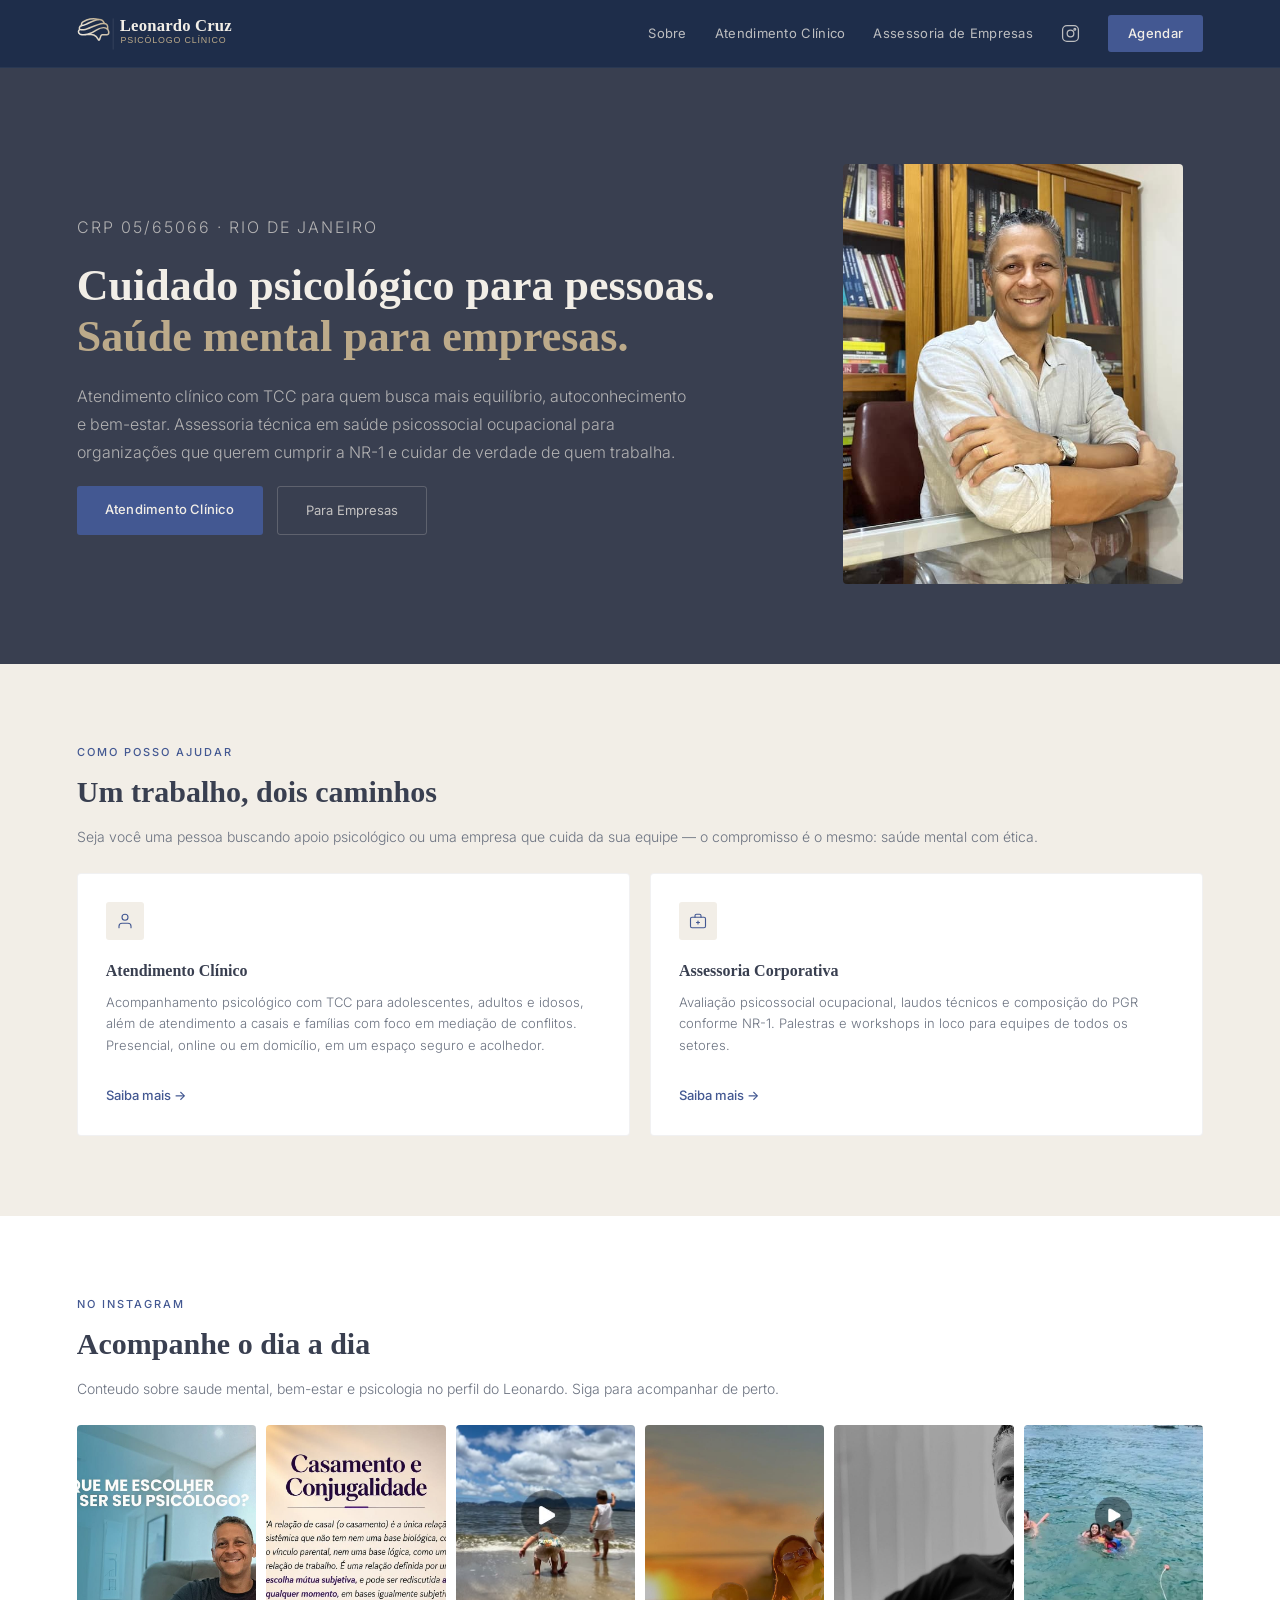
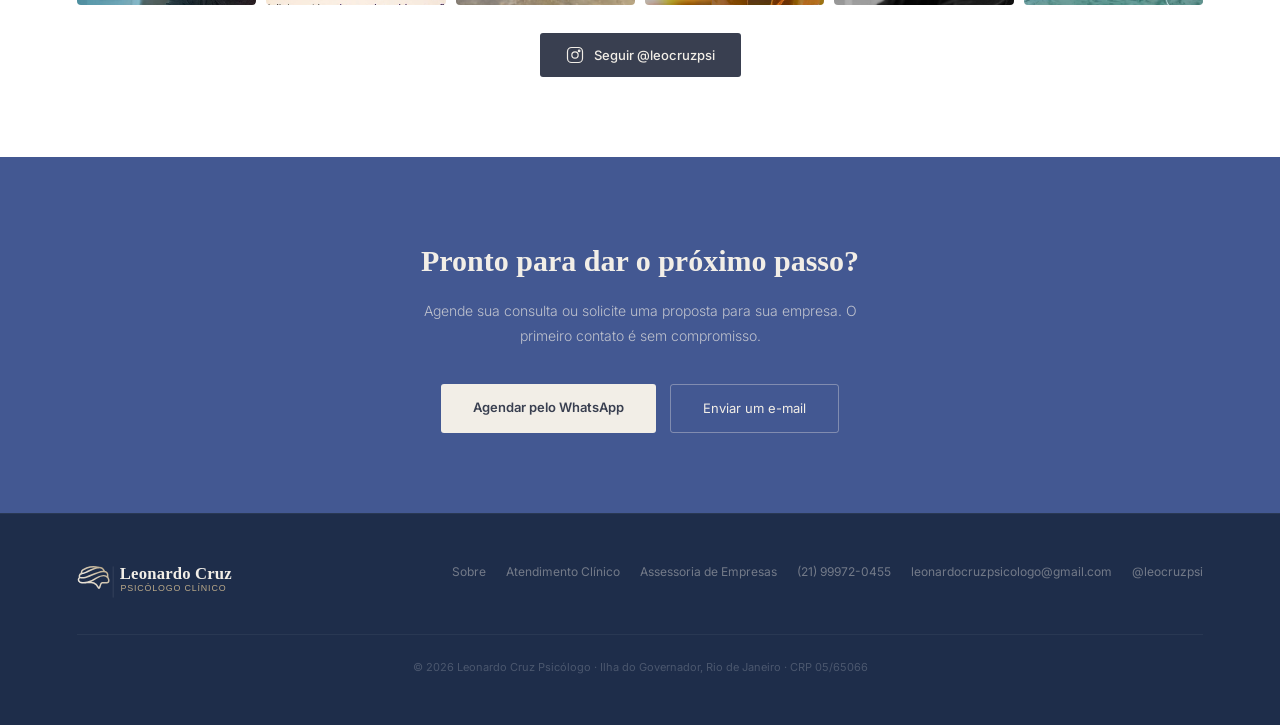
<file: index.html>
<!DOCTYPE html>
<html lang="pt-BR">
<head>
  <meta charset="UTF-8">
  <meta name="viewport" content="width=device-width, initial-scale=1.0">
  <title>Leonardo Cruz — Psicólogo Clínico | Rio de Janeiro</title>
  <meta name="description" content="Psicólogo clínico com abordagem em TCC. Atendimento individual e assessoria psicossocial para empresas (NR-1). Rio de Janeiro.">
  <link rel="stylesheet" href="css/style.css">
  <link rel="icon" type="image/svg+xml" href="img/favicon.svg">

  <!-- Open Graph -->
  <meta property="og:type" content="website">
  <meta property="og:locale" content="pt_BR">
  <meta property="og:site_name" content="Leonardo Cruz Psicólogo">
  <meta property="og:title" content="Leonardo Cruz — Psicólogo Clínico | Rio de Janeiro">
  <meta property="og:description" content="Atendimento psicológico com TCC e assessoria em saúde psicossocial para empresas (NR-1). Ilha do Governador, Rio de Janeiro.">
  <meta property="og:url" content="https://psicologoleonardocruz.com.br/">
  <meta property="og:image" content="https://psicologoleonardocruz.com.br/img/leonardo-perfil-02.jpg">

  <!-- Schema.org -->
  <script type="application/ld+json">
  {
    "@context": "https://schema.org",
    "@type": "MedicalBusiness",
    "name": "Leonardo Cruz Psicólogo",
    "alternateName": "Leonardo Cruz",
    "description": "Psicólogo clínico com abordagem em TCC. Atendimento individual para adolescentes, adultos e idosos, e assessoria psicossocial ocupacional para empresas conforme NR-1.",
    "url": "https://psicologoleonardocruz.com.br",
    "telephone": "+5521999720455",
    "email": "leonardocruzpsicologo@gmail.com",
    "image": "https://psicologoleonardocruz.com.br/img/foto-perfil-doctoralia.jpeg",
    "priceRange": "$$",
    "address": {
      "@type": "PostalAddress",
      "streetAddress": "Rua Cambaúba, 6, sala 201",
      "addressLocality": "Ilha do Governador",
      "addressRegion": "RJ",
      "postalCode": "21940-005",
      "addressCountry": "BR"
    },
    "geo": {
      "@type": "GeoCoordinates",
      "latitude": -22.8157,
      "longitude": -43.2145
    },
    "openingHoursSpecification": {
      "@type": "OpeningHoursSpecification",
      "dayOfWeek": ["Monday","Tuesday","Wednesday","Thursday","Friday"],
      "opens": "08:00",
      "closes": "18:00"
    },
    "hasCredential": {
      "@type": "EducationalOccupationalCredential",
      "credentialCategory": "CRP 05/65066"
    },
    "knowsAbout": ["Terapia Cognitivo-Comportamental", "Saúde Psicossocial Ocupacional", "NR-1", "Avaliação Psicológica", "PGR"]
  }
  </script>
</head>
<body>

<header>
  <a href="index.html" class="logo">
    <img src="img/logo-light.svg" alt="Leonardo Cruz Psicólogo" class="logo-img">
  </a>
  <nav>
    <a href="sobre.html">Sobre</a>
    <a href="atendimento-pf.html">Atendimento Clínico</a>
    <a href="atendimento-pj.html">Assessoria de Empresas</a>
    <a href="https://www.instagram.com/leocruzpsi" class="nav-ig" target="_blank" rel="noopener" aria-label="Instagram de Leonardo Cruz">
      <svg viewBox="0 0 24 24"><rect x="2" y="2" width="20" height="20" rx="5.5"/><circle cx="12" cy="12" r="4.2"/><circle cx="17.5" cy="6.5" r="1.1"/></svg>
    </a>
    <a href="https://wa.me/5521999720455" class="btn-nav" target="_blank" rel="noopener">Agendar</a>
  </nav>
</header>

<main>

  <!-- HERO -->
  <section class="hero">
    <div>
      <p class="hero-crp">CRP 05/65066 · Rio de Janeiro</p>
      <h1>Cuidado psicológico para pessoas.<br><em>Saúde mental para empresas.</em></h1>
      <p>Atendimento clínico com TCC para quem busca mais equilíbrio, autoconhecimento e bem-estar. Assessoria técnica em saúde psicossocial ocupacional para organizações que querem cumprir a NR-1 e cuidar de verdade de quem trabalha.</p>
      <div class="hero-actions">
        <a href="atendimento-pf.html" class="btn-primary">Atendimento Clínico</a>
        <a href="atendimento-pj.html" class="btn-ghost">Para Empresas</a>
      </div>
    </div>
    <div class="hero-visual">
      <img src="img/leonardo-perfil-03.jpg" alt="Leonardo Cruz — Psicólogo Clínico" class="hero-photo">
    </div>
  </section>

  <!-- DOIS PÚBLICOS -->
  <section class="bg-cream">
    <p class="label">Como posso ajudar</p>
    <h2 class="section-title">Um trabalho, dois caminhos</h2>
    <p class="section-sub" style="max-width: 100%;">Seja você uma pessoa buscando apoio psicológico ou uma empresa que cuida da sua equipe — o compromisso é o mesmo: saúde mental com ética.</p>
    <div class="cards">
      <div class="card">
        <div class="card-icon">
          <svg viewBox="0 0 24 24"><path d="M20 21v-2a4 4 0 0 0-4-4H8a4 4 0 0 0-4 4v2"/><circle cx="12" cy="7" r="4"/></svg>
        </div>
        <h3>Atendimento Clínico</h3>
        <p>Acompanhamento psicológico com TCC para adolescentes, adultos e idosos, além de atendimento a casais e famílias com foco em mediação de conflitos. Presencial, online ou em domicílio, em um espaço seguro e acolhedor.</p>
        <br>
        <a href="atendimento-pf.html" style="font-size:13px; color:var(--blue); text-decoration:none; font-weight:500;">Saiba mais →</a>
      </div>
      <div class="card">
        <div class="card-icon">
          <svg viewBox="0 0 24 24"><rect x="2" y="7" width="20" height="14" rx="2"/><path d="M16 7V5a2 2 0 0 0-2-2h-4a2 2 0 0 0-2 2v2"/><line x1="12" y1="12" x2="12" y2="16"/><line x1="10" y1="14" x2="14" y2="14"/></svg>
        </div>
        <h3>Assessoria Corporativa</h3>
        <p>Avaliação psicossocial ocupacional, laudos técnicos e composição do PGR conforme NR-1. Palestras e workshops in loco para equipes de todos os setores.</p>
        <br>
        <a href="atendimento-pj.html" style="font-size:13px; color:var(--blue); text-decoration:none; font-weight:500;">Saiba mais →</a>
      </div>
    </div>
  </section>

  <!-- INSTAGRAM -->
  <section class="bg-white">
    <p class="label">No Instagram</p>
    <h2 class="section-title">Acompanhe o dia a dia</h2>
    <p class="section-sub" style="max-width: 100%;">Conteudo sobre saude mental, bem-estar e psicologia no perfil do Leonardo. Siga para acompanhar de perto.</p>
    <div class="instagram-grid">
      <a href="https://www.instagram.com/p/C5n3HzFuJ20/" class="ig-item" target="_blank" rel="noopener">
        <img src="img/insta-01.jpg" alt="Publicacao de @leocruzpsi no Instagram" loading="lazy">
        <span class="ig-overlay"><svg viewBox="0 0 24 24"><rect x="2" y="2" width="20" height="20" rx="5.5"/><circle cx="12" cy="12" r="4.2"/><circle cx="17.5" cy="6.5" r="1.1"/></svg></span>
      </a>
      <a href="https://www.instagram.com/p/DaDGEwVOsVy/" class="ig-item" target="_blank" rel="noopener">
        <img src="img/insta-02.jpg" alt="Publicacao de @leocruzpsi no Instagram" loading="lazy">
        <span class="ig-overlay"><svg viewBox="0 0 24 24"><rect x="2" y="2" width="20" height="20" rx="5.5"/><circle cx="12" cy="12" r="4.2"/><circle cx="17.5" cy="6.5" r="1.1"/></svg></span>
      </a>
      <a href="https://www.instagram.com/p/DW7pud7gBj_/" class="ig-item" target="_blank" rel="noopener">
        <img src="img/insta-03.jpg" alt="Publicacao de @leocruzpsi no Instagram" loading="lazy">
        <span class="ig-overlay"><svg viewBox="0 0 24 24"><rect x="2" y="2" width="20" height="20" rx="5.5"/><circle cx="12" cy="12" r="4.2"/><circle cx="17.5" cy="6.5" r="1.1"/></svg></span>
      </a>
      <a href="https://www.instagram.com/p/DJg2kfEuRED/" class="ig-item" target="_blank" rel="noopener">
        <img src="img/insta-04.jpg" alt="Publicacao de @leocruzpsi no Instagram" loading="lazy">
        <span class="ig-overlay"><svg viewBox="0 0 24 24"><rect x="2" y="2" width="20" height="20" rx="5.5"/><circle cx="12" cy="12" r="4.2"/><circle cx="17.5" cy="6.5" r="1.1"/></svg></span>
      </a>
      <a href="https://www.instagram.com/p/DJFAmCaORq1/" class="ig-item" target="_blank" rel="noopener">
        <img src="img/insta-05.jpg" alt="Publicacao de @leocruzpsi no Instagram" loading="lazy">
        <span class="ig-overlay"><svg viewBox="0 0 24 24"><rect x="2" y="2" width="20" height="20" rx="5.5"/><circle cx="12" cy="12" r="4.2"/><circle cx="17.5" cy="6.5" r="1.1"/></svg></span>
      </a>
      <a href="https://www.instagram.com/p/DUCThlkEQ9pwe2XmO6hEWfWtf_28pe8Ycvow440/" class="ig-item" target="_blank" rel="noopener">
        <img src="img/insta-06.jpg" alt="Publicacao de @leocruzpsi no Instagram" loading="lazy">
        <span class="ig-overlay"><svg viewBox="0 0 24 24"><rect x="2" y="2" width="20" height="20" rx="5.5"/><circle cx="12" cy="12" r="4.2"/><circle cx="17.5" cy="6.5" r="1.1"/></svg></span>
      </a>
    </div>
    <div class="ig-cta-wrap">
      <a href="https://www.instagram.com/leocruzpsi" class="btn-ig-follow" target="_blank" rel="noopener"><svg viewBox="0 0 24 24"><rect x="2" y="2" width="20" height="20" rx="5.5"/><circle cx="12" cy="12" r="4.2"/><circle cx="17.5" cy="6.5" r="1.1"/></svg> Seguir @leocruzpsi</a>
    </div>
  </section>

  <!-- CTA FINAL -->
  <div class="cta-section">
    <h2>Pronto para dar o próximo passo?</h2>
    <p>Agende sua consulta ou solicite uma proposta para sua empresa. O primeiro contato é sem compromisso.</p>
    <div class="cta-actions">
      <a href="https://wa.me/5521999720455" class="btn-cta" target="_blank" rel="noopener">Agendar pelo WhatsApp</a>
      <a href="mailto:leonardocruzpsicologo@gmail.com" class="btn-cta-outline">Enviar um e-mail</a>
    </div>
  </div>

</main>

<footer>
  <div class="footer-inner">
    <a href="index.html" class="logo">
      <img src="img/logo-light.svg" alt="Leonardo Cruz Psicólogo" class="logo-img">
    </a>
    <div class="footer-links">
      <a href="sobre.html">Sobre</a>
      <a href="atendimento-pf.html">Atendimento Clínico</a>
      <a href="atendimento-pj.html">Assessoria de Empresas</a>
      <a href="https://wa.me/5521999720455" target="_blank" rel="noopener">(21) 99972-0455</a>
      <a href="mailto:leonardocruzpsicologo@gmail.com">leonardocruzpsicologo@gmail.com</a>
      <a href="https://www.instagram.com/leocruzpsi" target="_blank" rel="noopener">@leocruzpsi</a>
    </div>
  </div>
  <p class="footer-copy">© 2026 Leonardo Cruz Psicólogo · Ilha do Governador, Rio de Janeiro · CRP 05/65066</p>
</footer>

<script src="js/main.js"></script>
</body>
</html>
</file>
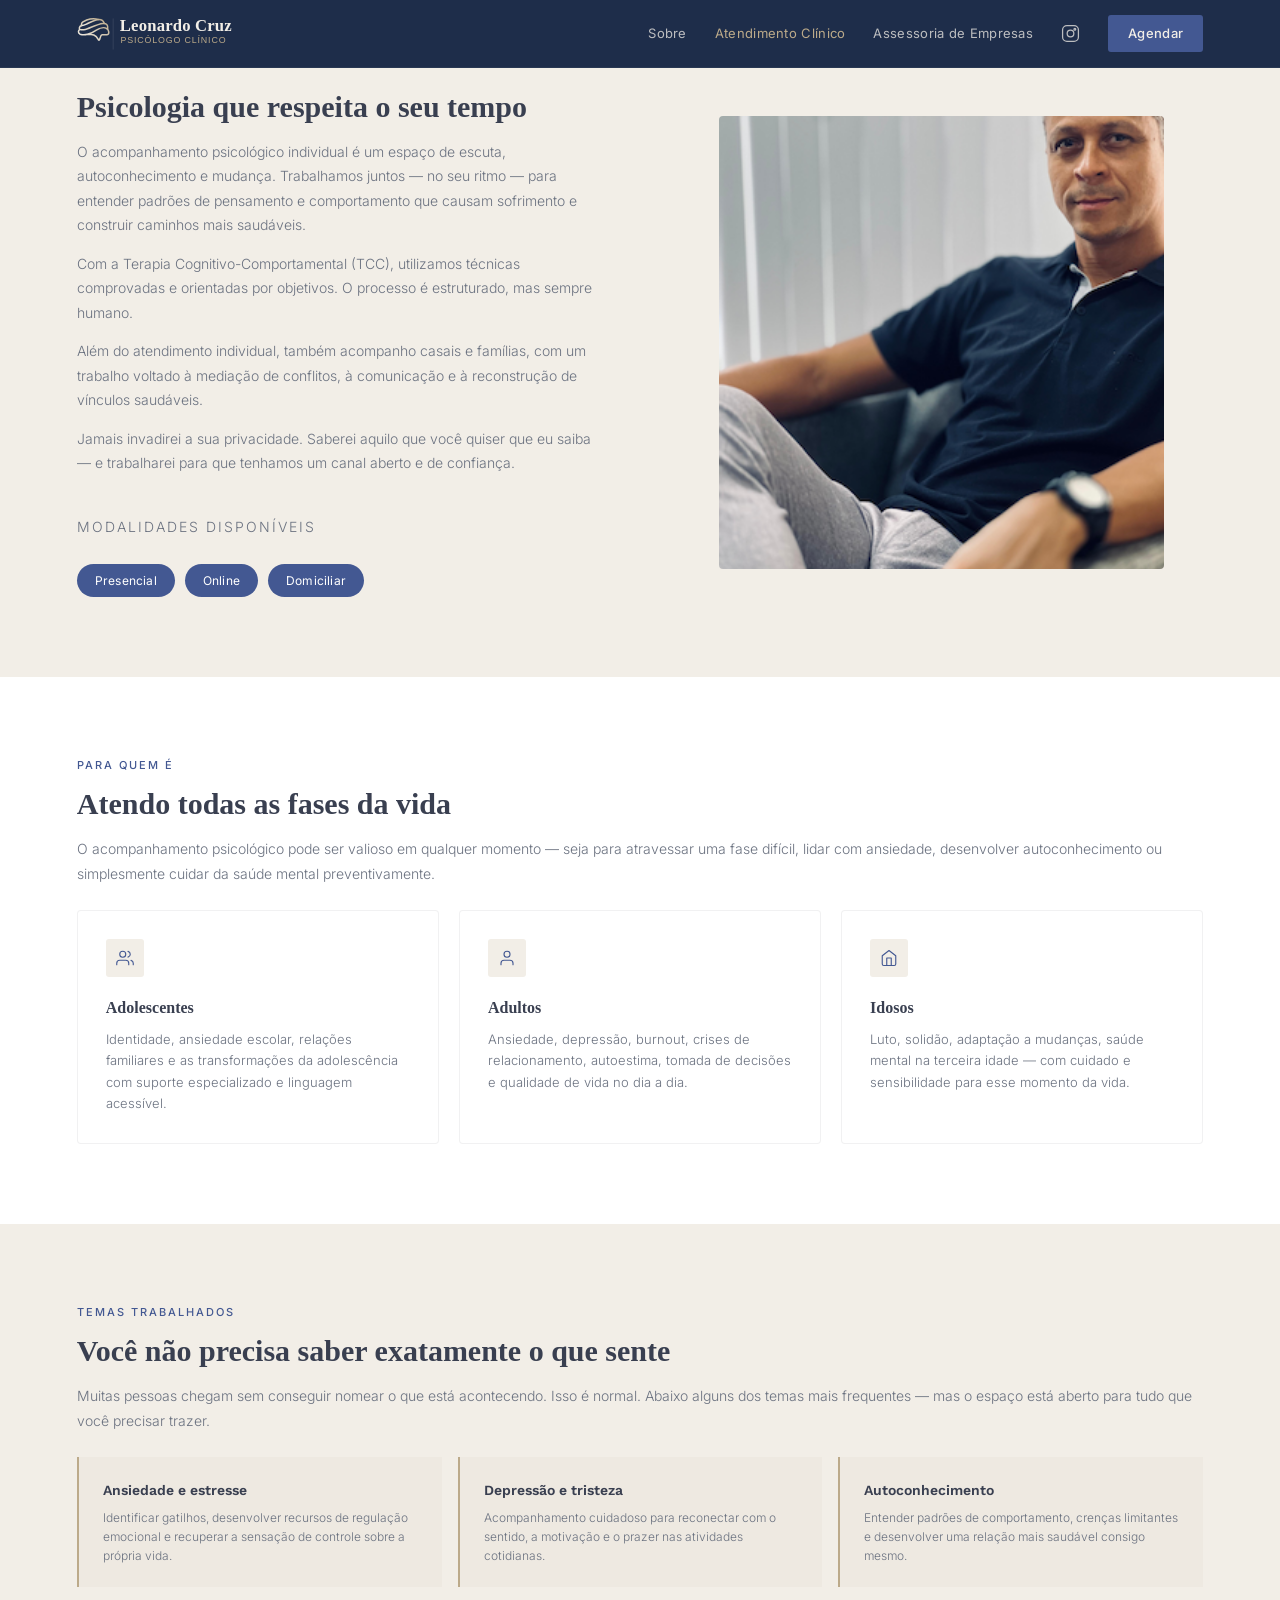
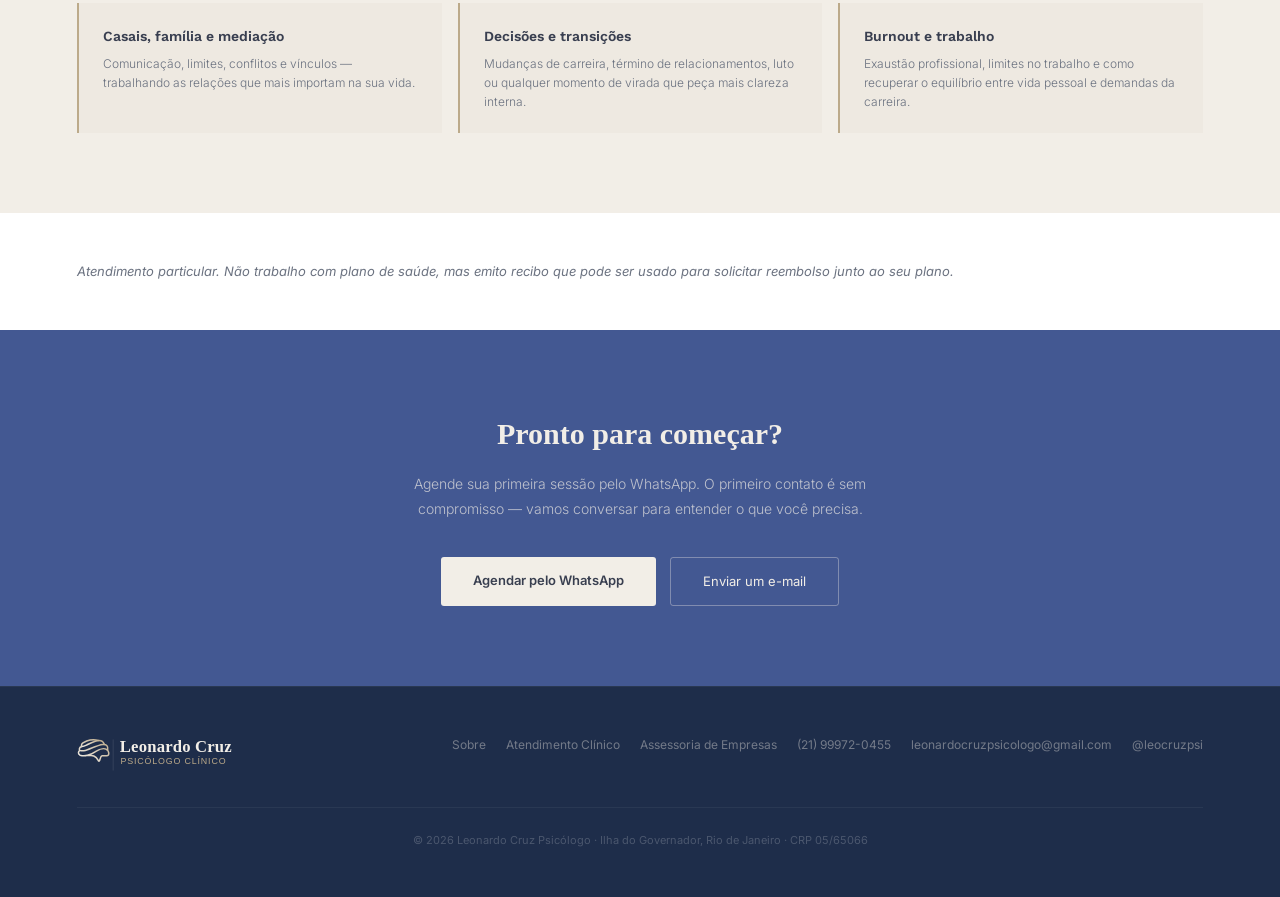
<file: atendimento-pf.html>
<!DOCTYPE html>
<html lang="pt-BR">
<head>
  <meta charset="UTF-8">
  <meta name="viewport" content="width=device-width, initial-scale=1.0">
  <title>Atendimento Clínico — Leonardo Cruz Psicólogo</title>
  <meta name="description" content="Acompanhamento psicológico com TCC para adolescentes, adultos e idosos, e atendimento a casais e famílias com mediação de conflitos. Presencial, online ou em domicílio. Rio de Janeiro.">
  <link rel="stylesheet" href="css/style.css">
  <link rel="icon" type="image/svg+xml" href="img/favicon.svg">

  <!-- Open Graph -->
  <meta property="og:type" content="website">
  <meta property="og:locale" content="pt_BR">
  <meta property="og:site_name" content="Leonardo Cruz Psicólogo">
  <meta property="og:title" content="Atendimento Clínico — Psicólogo TCC | Rio de Janeiro">
  <meta property="og:description" content="Acompanhamento psicológico com TCC para adolescentes, adultos e idosos, e atendimento a casais e famílias com mediação de conflitos. Ilha do Governador, Rio de Janeiro.">
  <meta property="og:url" content="https://psicologoleonardocruz.com.br/atendimento-pf.html">
  <meta property="og:image" content="https://psicologoleonardocruz.com.br/img/leonardo-perfil-02.jpg">

  <!-- Schema.org -->
  <script type="application/ld+json">
  {
    "@context": "https://schema.org",
    "@type": "MedicalBusiness",
    "name": "Leonardo Cruz Psicólogo — Atendimento Clínico",
    "description": "Acompanhamento psicológico com Terapia Cognitivo-Comportamental (TCC) para adolescentes, adultos e idosos, além de terapia de casal e família com mediação de conflitos. Atendimento presencial, online e domiciliar.",
    "url": "https://psicologoleonardocruz.com.br/atendimento-pf.html",
    "telephone": "+5521999720455",
    "email": "leonardocruzpsicologo@gmail.com",
    "address": {
      "@type": "PostalAddress",
      "streetAddress": "Rua Cambaúba, 6, sala 201",
      "addressLocality": "Ilha do Governador",
      "addressRegion": "RJ",
      "postalCode": "21940-005",
      "addressCountry": "BR"
    },
    "availableService": [
      { "@type": "MedicalTherapy", "name": "Terapia Cognitivo-Comportamental (TCC)" },
      { "@type": "MedicalTherapy", "name": "Terapia de Casal e Família" },
      { "@type": "MedicalTherapy", "name": "Mediação de Conflitos" },
      { "@type": "MedicalTherapy", "name": "Atendimento Presencial" },
      { "@type": "MedicalTherapy", "name": "Atendimento Online" },
      { "@type": "MedicalTherapy", "name": "Atendimento Domiciliar" }
    ]
  }
  </script>
</head>
<body>

<header>
  <a href="index.html" class="logo">
    <img src="img/logo-light.svg" alt="Leonardo Cruz Psicólogo" class="logo-img">
  </a>
  <nav>
    <a href="sobre.html">Sobre</a>
    <a href="atendimento-pf.html">Atendimento Clínico</a>
    <a href="atendimento-pj.html">Assessoria de Empresas</a>
    <a href="https://www.instagram.com/leocruzpsi" class="nav-ig" target="_blank" rel="noopener" aria-label="Instagram de Leonardo Cruz">
      <svg viewBox="0 0 24 24"><rect x="2" y="2" width="20" height="20" rx="5.5"/><circle cx="12" cy="12" r="4.2"/><circle cx="17.5" cy="6.5" r="1.1"/></svg>
    </a>
    <a href="https://wa.me/5521999720455" class="btn-nav" target="_blank" rel="noopener">Agendar</a>
  </nav>
</header>

<main>

  <!-- APRESENTAÇÃO -->
  <section class="bg-cream" style="padding-top: 0;">
    <div class="two-col">
      <div class="two-col-text" style="margin-top: -20px;">
        <p class="label">O que é o atendimento</p>
        <h2 class="section-title">Psicologia que respeita o seu tempo</h2>
        <p>O acompanhamento psicológico individual é um espaço de escuta, autoconhecimento e mudança. Trabalhamos juntos — no seu ritmo — para entender padrões de pensamento e comportamento que causam sofrimento e construir caminhos mais saudáveis.</p>
        <p>Com a Terapia Cognitivo-Comportamental (TCC), utilizamos técnicas comprovadas e orientadas por objetivos. O processo é estruturado, mas sempre humano.</p>
        <p>Além do atendimento individual, também acompanho casais e famílias, com um trabalho voltado à mediação de conflitos, à comunicação e à reconstrução de vínculos saudáveis.</p>
        <p>Jamais invadirei a sua privacidade. Saberei aquilo que você quiser que eu saiba — e trabalharei para que tenhamos um canal aberto e de confiança.</p>
        <br>
        <p class="label" style="margin-bottom: 6px;">Modalidades disponíveis</p>
        <div class="modalities">
          <span class="modality-tag">Presencial</span>
          <span class="modality-tag">Online</span>
          <span class="modality-tag">Domiciliar</span>
        </div>
      </div>
      <div style="padding-top: 20px;">
        <img src="img/leonardo-perfil-01.png" alt="Leonardo Cruz, psicólogo clínico" class="about-photo" style="width: 85%; margin: 0 auto; aspect-ratio: 3/3.06; display: block;">
      </div>
    </div>
  </section>

  <!-- PARA QUEM -->
  <section class="bg-white">
    <p class="label">Para quem é</p>
    <h2 class="section-title">Atendo todas as fases da vida</h2>
    <p class="section-sub" style="max-width: 100%;">O acompanhamento psicológico pode ser valioso em qualquer momento — seja para atravessar uma fase difícil, lidar com ansiedade, desenvolver autoconhecimento ou simplesmente cuidar da saúde mental preventivamente.</p>
    <div class="cards">
      <div class="card">
        <div class="card-icon">
          <svg viewBox="0 0 24 24"><path d="M17 21v-2a4 4 0 0 0-4-4H5a4 4 0 0 0-4 4v2"/><circle cx="9" cy="7" r="4"/><path d="M23 21v-2a4 4 0 0 0-3-3.87"/><path d="M16 3.13a4 4 0 0 1 0 7.75"/></svg>
        </div>
        <h3>Adolescentes</h3>
        <p>Identidade, ansiedade escolar, relações familiares e as transformações da adolescência com suporte especializado e linguagem acessível.</p>
      </div>
      <div class="card">
        <div class="card-icon">
          <svg viewBox="0 0 24 24"><path d="M20 21v-2a4 4 0 0 0-4-4H8a4 4 0 0 0-4 4v2"/><circle cx="12" cy="7" r="4"/></svg>
        </div>
        <h3>Adultos</h3>
        <p>Ansiedade, depressão, burnout, crises de relacionamento, autoestima, tomada de decisões e qualidade de vida no dia a dia.</p>
      </div>
      <div class="card">
        <div class="card-icon">
          <svg viewBox="0 0 24 24"><path d="M3 9l9-7 9 7v11a2 2 0 0 1-2 2H5a2 2 0 0 1-2-2z"/><polyline points="9 22 9 12 15 12 15 22"/></svg>
        </div>
        <h3>Idosos</h3>
        <p>Luto, solidão, adaptação a mudanças, saúde mental na terceira idade — com cuidado e sensibilidade para esse momento da vida.</p>
      </div>
    </div>
  </section>

  <!-- DEMANDAS COMUNS -->
  <section class="bg-cream">
    <p class="label">Temas trabalhados</p>
    <h2 class="section-title">Você não precisa saber exatamente o que sente</h2>
    <p class="section-sub" style="max-width: 100%;">Muitas pessoas chegam sem conseguir nomear o que está acontecendo. Isso é normal. Abaixo alguns dos temas mais frequentes — mas o espaço está aberto para tudo que você precisar trazer.</p>
    <div class="services-grid" style="grid-template-columns: repeat(3, 1fr);">
      <div class="service-item">
        <h4>Ansiedade e estresse</h4>
        <p>Identificar gatilhos, desenvolver recursos de regulação emocional e recuperar a sensação de controle sobre a própria vida.</p>
      </div>
      <div class="service-item">
        <h4>Depressão e tristeza</h4>
        <p>Acompanhamento cuidadoso para reconectar com o sentido, a motivação e o prazer nas atividades cotidianas.</p>
      </div>
      <div class="service-item">
        <h4>Autoconhecimento</h4>
        <p>Entender padrões de comportamento, crenças limitantes e desenvolver uma relação mais saudável consigo mesmo.</p>
      </div>
      <div class="service-item">
        <h4>Casais, família e mediação</h4>
        <p>Comunicação, limites, conflitos e vínculos — trabalhando as relações que mais importam na sua vida.</p>
      </div>
      <div class="service-item">
        <h4>Decisões e transições</h4>
        <p>Mudanças de carreira, término de relacionamentos, luto ou qualquer momento de virada que peça mais clareza interna.</p>
      </div>
      <div class="service-item">
        <h4>Burnout e trabalho</h4>
        <p>Exaustão profissional, limites no trabalho e como recuperar o equilíbrio entre vida pessoal e demandas da carreira.</p>
      </div>
    </div>
  </section>

  <!-- OBSERVAÇÃO -->
  <section class="bg-white" style="padding: 48px 6%;">
    <p style="font-size: 13px; color: var(--text-light); font-style: italic;">Atendimento particular. Não trabalho com plano de saúde, mas emito recibo que pode ser usado para solicitar reembolso junto ao seu plano.</p>
  </section>

  <!-- CTA -->
  <div class="cta-section">
    <h2>Pronto para começar?</h2>
    <p>Agende sua primeira sessão pelo WhatsApp. O primeiro contato é sem compromisso — vamos conversar para entender o que você precisa.</p>
    <div class="cta-actions">
      <a href="https://wa.me/5521999720455" class="btn-cta" target="_blank" rel="noopener">Agendar pelo WhatsApp</a>
      <a href="mailto:leonardocruzpsicologo@gmail.com" class="btn-cta-outline">Enviar um e-mail</a>
    </div>
  </div>

</main>

<footer>
  <div class="footer-inner">
    <a href="index.html" class="logo">
      <img src="img/logo-light.svg" alt="Leonardo Cruz Psicólogo" class="logo-img">
    </a>
    <div class="footer-links">
      <a href="sobre.html">Sobre</a>
      <a href="atendimento-pf.html">Atendimento Clínico</a>
      <a href="atendimento-pj.html">Assessoria de Empresas</a>
      <a href="https://wa.me/5521999720455" target="_blank" rel="noopener">(21) 99972-0455</a>
      <a href="mailto:leonardocruzpsicologo@gmail.com">leonardocruzpsicologo@gmail.com</a>
      <a href="https://www.instagram.com/leocruzpsi" target="_blank" rel="noopener">@leocruzpsi</a>
    </div>
  </div>
  <p class="footer-copy">© 2026 Leonardo Cruz Psicólogo · Ilha do Governador, Rio de Janeiro · CRP 05/65066</p>
</footer>

<script src="js/main.js"></script>
</body>
</html>
</file>
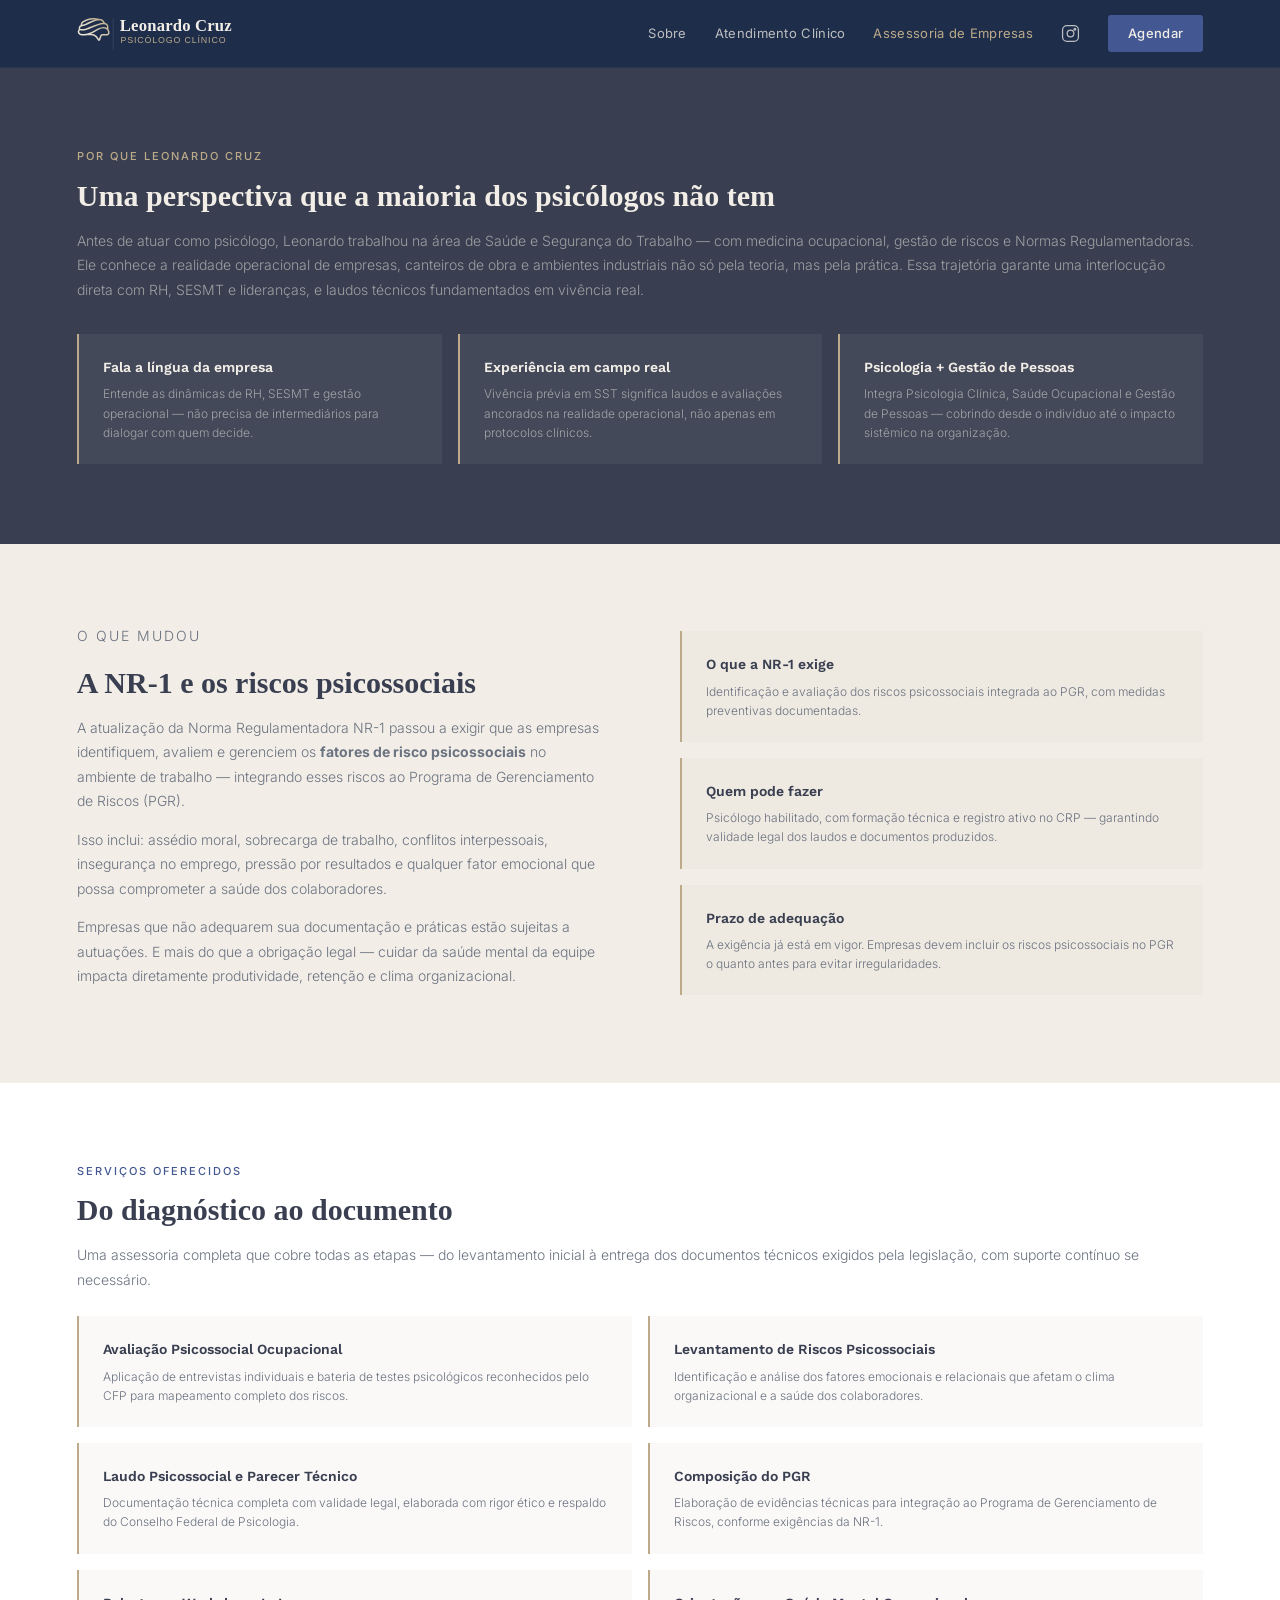
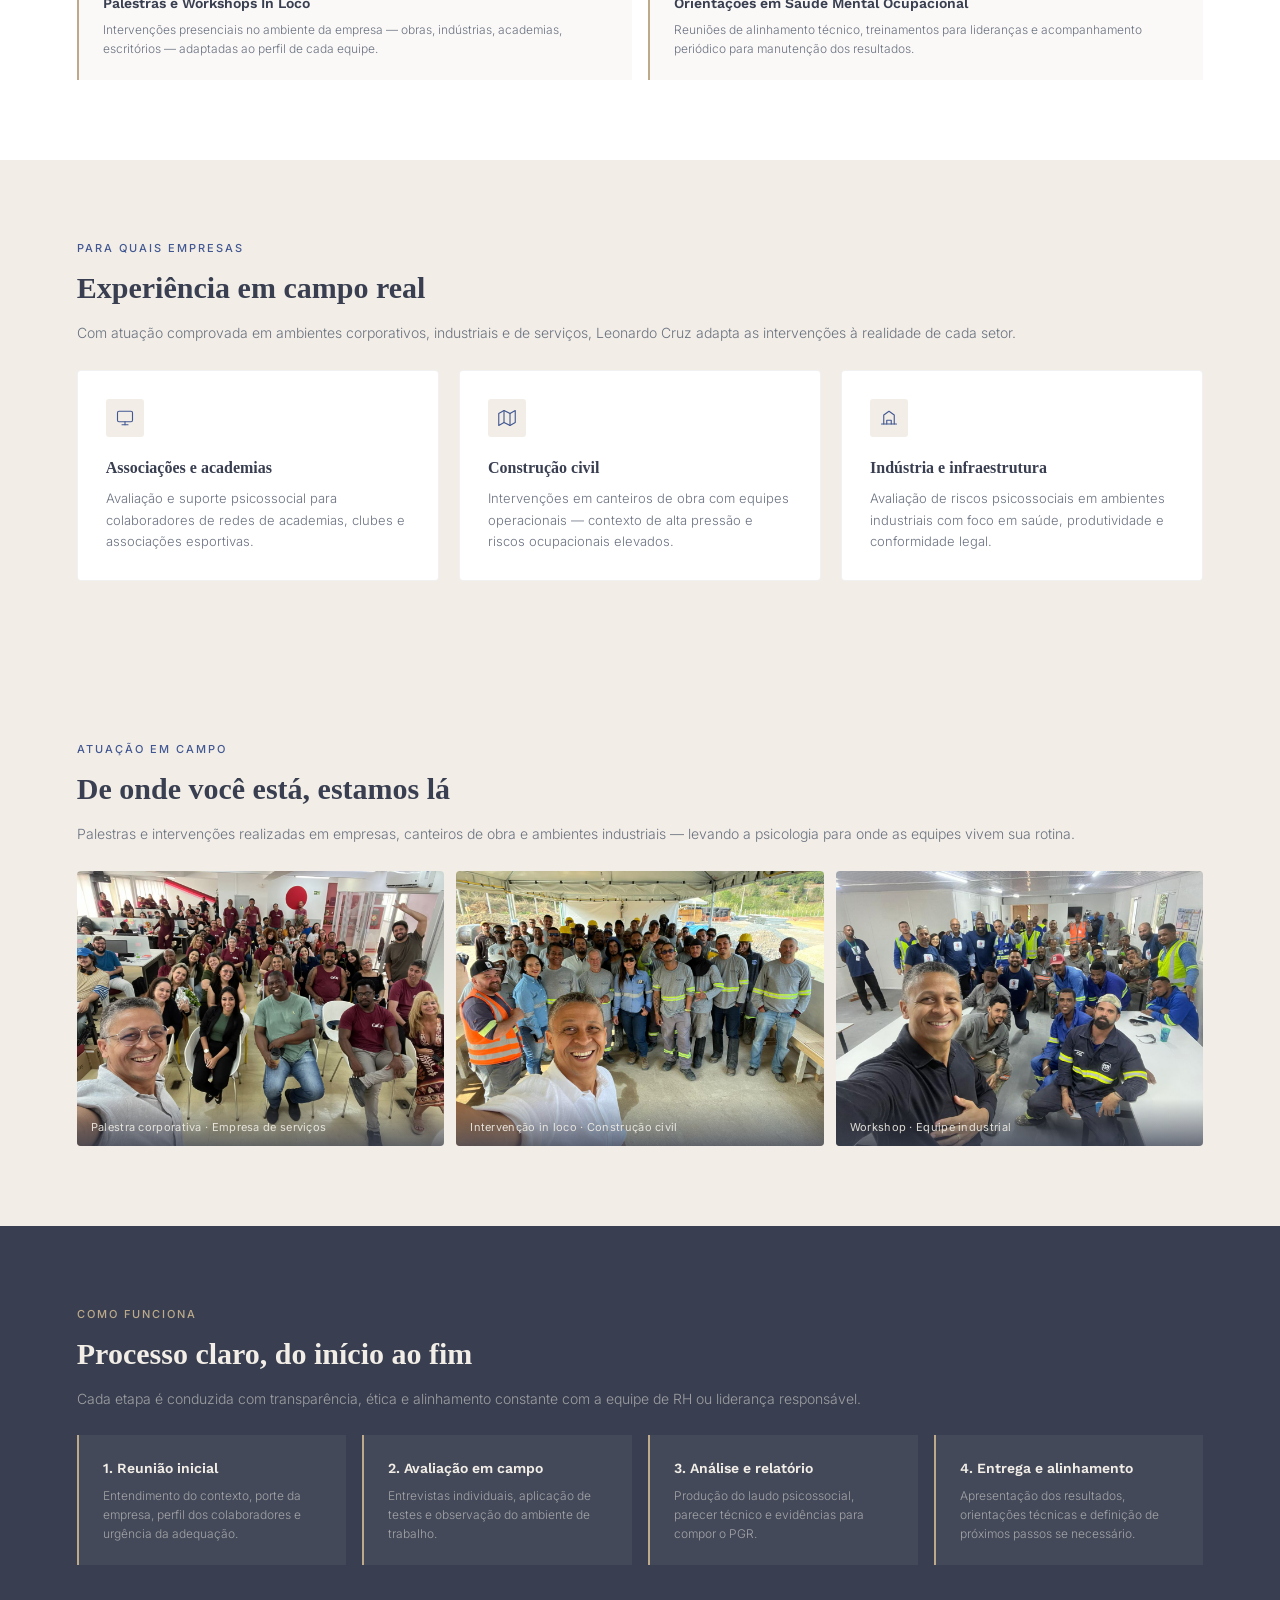
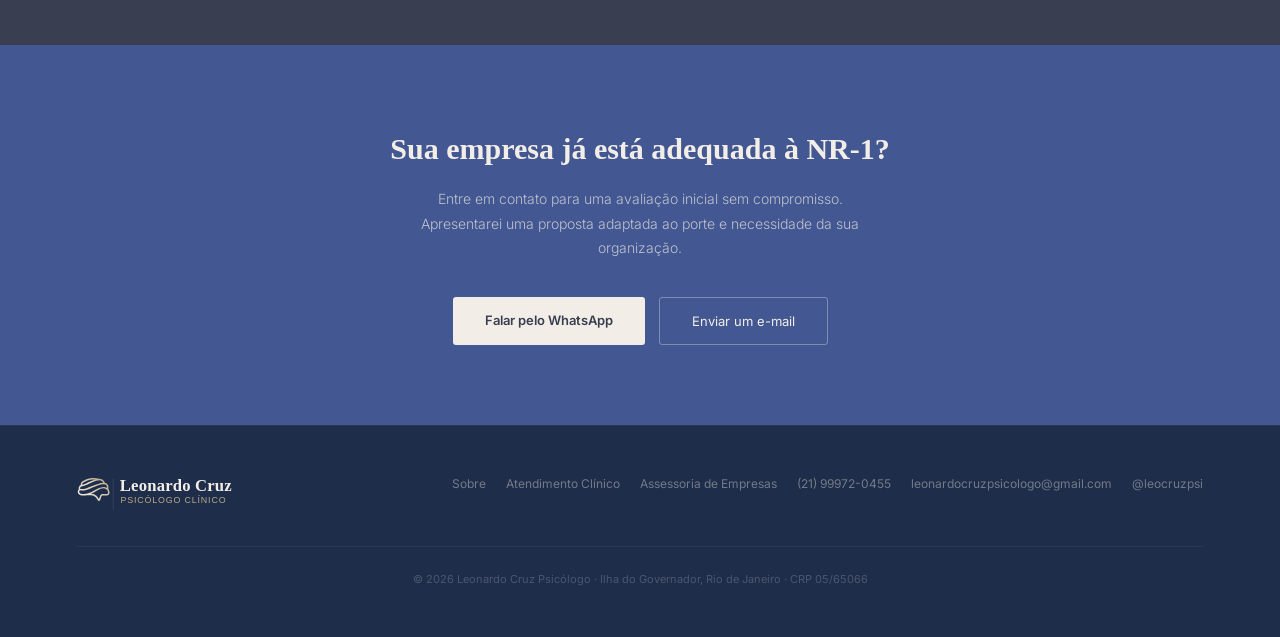
<file: atendimento-pj.html>
<!DOCTYPE html>
<html lang="pt-BR">
<head>
  <meta charset="UTF-8">
  <meta name="viewport" content="width=device-width, initial-scale=1.0">
  <title>Assessoria para Empresas — Leonardo Cruz Psicólogo</title>
  <meta name="description" content="Assessoria psicossocial ocupacional, laudos NR-1, composição do PGR e palestras in loco para empresas no Rio de Janeiro.">
  <link rel="stylesheet" href="css/style.css">
  <link rel="icon" type="image/svg+xml" href="img/favicon.svg">

  <!-- Open Graph -->
  <meta property="og:type" content="website">
  <meta property="og:locale" content="pt_BR">
  <meta property="og:site_name" content="Leonardo Cruz Psicólogo">
  <meta property="og:title" content="Assessoria Psicossocial NR-1 para Empresas — Leonardo Cruz | Rio de Janeiro">
  <meta property="og:description" content="Avaliação psicossocial ocupacional, laudo técnico, composição do PGR e palestras in loco conforme NR-1. Rio de Janeiro.">
  <meta property="og:url" content="https://psicologoleonardocruz.com.br/atendimento-pj.html">
  <meta property="og:image" content="https://psicologoleonardocruz.com.br/img/leonardo-perfil-02.jpg">

  <!-- Schema.org -->
  <script type="application/ld+json">
  {
    "@context": "https://schema.org",
    "@type": "ProfessionalService",
    "name": "Leonardo Cruz — Assessoria Psicossocial NR-1",
    "description": "Assessoria técnica em saúde psicossocial ocupacional: avaliação, laudo psicossocial, composição do PGR e palestras in loco conforme NR-1.",
    "url": "https://psicologoleonardocruz.com.br/atendimento-pj.html",
    "telephone": "+5521999720455",
    "email": "leonardocruzpsicologo@gmail.com",
    "address": {
      "@type": "PostalAddress",
      "streetAddress": "Rua Cambaúba, 6, sala 201",
      "addressLocality": "Ilha do Governador",
      "addressRegion": "RJ",
      "postalCode": "21940-005",
      "addressCountry": "BR"
    },
    "availableService": [
      { "@type": "Service", "name": "Avaliação Psicossocial Ocupacional" },
      { "@type": "Service", "name": "Laudo Psicossocial e Parecer Técnico" },
      { "@type": "Service", "name": "Composição do PGR — NR-1" },
      { "@type": "Service", "name": "Palestras e Workshops In Loco" }
    ],
    "knowsAbout": ["NR-1", "PGR", "Riscos Psicossociais", "Saúde Ocupacional"]
  }
  </script>
</head>
<body>

<header>
  <a href="index.html" class="logo">
    <img src="img/logo-light.svg" alt="Leonardo Cruz Psicólogo" class="logo-img">
  </a>
  <nav>
    <a href="sobre.html">Sobre</a>
    <a href="atendimento-pf.html">Atendimento Clínico</a>
    <a href="atendimento-pj.html">Assessoria de Empresas</a>
    <a href="https://www.instagram.com/leocruzpsi" class="nav-ig" target="_blank" rel="noopener" aria-label="Instagram de Leonardo Cruz">
      <svg viewBox="0 0 24 24"><rect x="2" y="2" width="20" height="20" rx="5.5"/><circle cx="12" cy="12" r="4.2"/><circle cx="17.5" cy="6.5" r="1.1"/></svg>
    </a>
    <a href="https://wa.me/5521999720455" class="btn-nav" target="_blank" rel="noopener">Agendar</a>
  </nav>
</header>

<main>

  <!-- DIFERENCIAL -->
  <section class="bg-navy">
    <p class="label">Por que Leonardo Cruz</p>
    <h2 class="section-title">Uma perspectiva que a maioria dos psicólogos não tem</h2>
    <p class="section-sub" style="max-width: 100%;">Antes de atuar como psicólogo, Leonardo trabalhou na área de Saúde e Segurança do Trabalho — com medicina ocupacional, gestão de riscos e Normas Regulamentadoras. Ele conhece a realidade operacional de empresas, canteiros de obra e ambientes industriais não só pela teoria, mas pela prática. Essa trajetória garante uma interlocução direta com RH, SESMT e lideranças, e laudos técnicos fundamentados em vivência real.</p>
    <div class="services-grid" style="margin-top: 32px;">
      <div class="service-item" style="background: rgba(255,255,255,0.05); border-left-color: var(--gold);">
        <h4 style="color: var(--cream);">Fala a língua da empresa</h4>
        <p style="color: rgba(242,238,231,0.55);">Entende as dinâmicas de RH, SESMT e gestão operacional — não precisa de intermediários para dialogar com quem decide.</p>
      </div>
      <div class="service-item" style="background: rgba(255,255,255,0.05); border-left-color: var(--gold);">
        <h4 style="color: var(--cream);">Experiência em campo real</h4>
        <p style="color: rgba(242,238,231,0.55);">Vivência prévia em SST significa laudos e avaliações ancorados na realidade operacional, não apenas em protocolos clínicos.</p>
      </div>
      <div class="service-item" style="background: rgba(255,255,255,0.05); border-left-color: var(--gold);">
        <h4 style="color: var(--cream);">Psicologia + Gestão de Pessoas</h4>
        <p style="color: rgba(242,238,231,0.55);">Integra Psicologia Clínica, Saúde Ocupacional e Gestão de Pessoas — cobrindo desde o indivíduo até o impacto sistêmico na organização.</p>
      </div>
    </div>
  </section>

  <!-- NR-1 CONTEXTO -->
  <section class="bg-cream">
    <div class="two-col">
      <div class="two-col-text">
        <p class="label">O que mudou</p>
        <h2 class="section-title">A NR-1 e os riscos psicossociais</h2>
        <p>A atualização da Norma Regulamentadora NR-1 passou a exigir que as empresas identifiquem, avaliem e gerenciem os <strong>fatores de risco psicossociais</strong> no ambiente de trabalho — integrando esses riscos ao Programa de Gerenciamento de Riscos (PGR).</p>
        <p>Isso inclui: assédio moral, sobrecarga de trabalho, conflitos interpessoais, insegurança no emprego, pressão por resultados e qualquer fator emocional que possa comprometer a saúde dos colaboradores.</p>
        <p>Empresas que não adequarem sua documentação e práticas estão sujeitas a autuações. E mais do que a obrigação legal — cuidar da saúde mental da equipe impacta diretamente produtividade, retenção e clima organizacional.</p>
      </div>
      <div style="display: flex; flex-direction: column; gap: 16px; justify-content: center;">
        <div class="service-item">
          <h4>O que a NR-1 exige</h4>
          <p>Identificação e avaliação dos riscos psicossociais integrada ao PGR, com medidas preventivas documentadas.</p>
        </div>
        <div class="service-item">
          <h4>Quem pode fazer</h4>
          <p>Psicólogo habilitado, com formação técnica e registro ativo no CRP — garantindo validade legal dos laudos e documentos produzidos.</p>
        </div>
        <div class="service-item">
          <h4>Prazo de adequação</h4>
          <p>A exigência já está em vigor. Empresas devem incluir os riscos psicossociais no PGR o quanto antes para evitar irregularidades.</p>
        </div>
      </div>
    </div>
  </section>

  <!-- SERVIÇOS -->
  <section class="bg-white">
    <p class="label">Serviços oferecidos</p>
    <h2 class="section-title">Do diagnóstico ao documento</h2>
    <p class="section-sub" style="max-width: 100%;">Uma assessoria completa que cobre todas as etapas — do levantamento inicial à entrega dos documentos técnicos exigidos pela legislação, com suporte contínuo se necessário.</p>
    <div style="display: grid; grid-template-columns: 1fr 1fr; gap: 16px;">
      <div class="service-item">
        <h4>Avaliação Psicossocial Ocupacional</h4>
        <p>Aplicação de entrevistas individuais e bateria de testes psicológicos reconhecidos pelo CFP para mapeamento completo dos riscos.</p>
      </div>
      <div class="service-item">
        <h4>Levantamento de Riscos Psicossociais</h4>
        <p>Identificação e análise dos fatores emocionais e relacionais que afetam o clima organizacional e a saúde dos colaboradores.</p>
      </div>
      <div class="service-item">
        <h4>Laudo Psicossocial e Parecer Técnico</h4>
        <p>Documentação técnica completa com validade legal, elaborada com rigor ético e respaldo do Conselho Federal de Psicologia.</p>
      </div>
      <div class="service-item">
        <h4>Composição do PGR</h4>
        <p>Elaboração de evidências técnicas para integração ao Programa de Gerenciamento de Riscos, conforme exigências da NR-1.</p>
      </div>
      <div class="service-item">
        <h4>Palestras e Workshops In Loco</h4>
        <p>Intervenções presenciais no ambiente da empresa — obras, indústrias, academias, escritórios — adaptadas ao perfil de cada equipe.</p>
      </div>
      <div class="service-item">
        <h4>Orientações em Saúde Mental Ocupacional</h4>
        <p>Reuniões de alinhamento técnico, treinamentos para lideranças e acompanhamento periódico para manutenção dos resultados.</p>
      </div>
    </div>
  </section>

  <!-- SETORES -->
  <section class="bg-cream">
    <p class="label">Para quais empresas</p>
    <h2 class="section-title">Experiência em campo real</h2>
    <p class="section-sub" style="max-width: 100%;">Com atuação comprovada em ambientes corporativos, industriais e de serviços, Leonardo Cruz adapta as intervenções à realidade de cada setor.</p>
    <div class="cards">
      <div class="card">
        <div class="card-icon">
          <svg viewBox="0 0 24 24"><rect x="2" y="3" width="20" height="14" rx="2"/><line x1="8" y1="21" x2="16" y2="21"/><line x1="12" y1="17" x2="12" y2="21"/></svg>
        </div>
        <h3>Associações e academias</h3>
        <p>Avaliação e suporte psicossocial para colaboradores de redes de academias, clubes e associações esportivas.</p>
      </div>
      <div class="card">
        <div class="card-icon">
          <svg viewBox="0 0 24 24"><polygon points="1 6 1 22 8 18 16 22 23 18 23 2 16 6 8 2 1 6"/><line x1="8" y1="2" x2="8" y2="18"/><line x1="16" y1="6" x2="16" y2="22"/></svg>
        </div>
        <h3>Construção civil</h3>
        <p>Intervenções em canteiros de obra com equipes operacionais — contexto de alta pressão e riscos ocupacionais elevados.</p>
      </div>
      <div class="card">
        <div class="card-icon">
          <svg viewBox="0 0 24 24"><path d="M2 20h20"/><path d="M5 20V8l7-5 7 5v12"/><path d="M9 20v-5h6v5"/></svg>
        </div>
        <h3>Indústria e infraestrutura</h3>
        <p>Avaliação de riscos psicossociais em ambientes industriais com foco em saúde, produtividade e conformidade legal.</p>
      </div>
    </div>
  </section>

  <!-- GALERIA -->
  <section class="bg-cream">
    <p class="label">Atuação em campo</p>
    <h2 class="section-title">De onde você está, estamos lá</h2>
    <p class="section-sub" style="max-width: 100%;">Palestras e intervenções realizadas em empresas, canteiros de obra e ambientes industriais — levando a psicologia para onde as equipes vivem sua rotina.</p>
    <div style="display: grid; grid-template-columns: 1fr 1fr 1fr; gap: 12px; margin-top: 8px;">
      <div class="gallery-item">
        <img src="img/img-trabalho-empresas-01.jpeg" alt="Palestra em empresa — equipe reunida" onerror="this.parentElement.classList.add('img-placeholder')">
        <span class="gallery-caption">Palestra corporativa · Empresa de serviços</span>
      </div>
      <div class="gallery-item">
        <img src="img/img-trabalho-empresas-02.jpeg" alt="Palestra em canteiro de obras" onerror="this.parentElement.classList.add('img-placeholder')">
        <span class="gallery-caption">Intervenção in loco · Construção civil</span>
      </div>
      <div class="gallery-item">
        <img src="img/img-trabalho-empresas-03.jpeg" alt="Palestra em ambiente industrial" onerror="this.parentElement.classList.add('img-placeholder')">
        <span class="gallery-caption">Workshop · Equipe industrial</span>
      </div>
    </div>
  </section>

  <!-- METODOLOGIA -->
  <section class="bg-navy">
    <p class="label">Como funciona</p>
    <h2 class="section-title">Processo claro, do início ao fim</h2>
    <p class="section-sub" style="max-width: 100%;">Cada etapa é conduzida com transparência, ética e alinhamento constante com a equipe de RH ou liderança responsável.</p>
    <div class="services-grid">
      <div class="service-item" style="background: rgba(255,255,255,0.05); border-left-color: var(--gold);">
        <h4 style="color: var(--cream);">1. Reunião inicial</h4>
        <p style="color: rgba(242,238,231,0.55);">Entendimento do contexto, porte da empresa, perfil dos colaboradores e urgência da adequação.</p>
      </div>
      <div class="service-item" style="background: rgba(255,255,255,0.05); border-left-color: var(--gold);">
        <h4 style="color: var(--cream);">2. Avaliação em campo</h4>
        <p style="color: rgba(242,238,231,0.55);">Entrevistas individuais, aplicação de testes e observação do ambiente de trabalho.</p>
      </div>
      <div class="service-item" style="background: rgba(255,255,255,0.05); border-left-color: var(--gold);">
        <h4 style="color: var(--cream);">3. Análise e relatório</h4>
        <p style="color: rgba(242,238,231,0.55);">Produção do laudo psicossocial, parecer técnico e evidências para compor o PGR.</p>
      </div>
      <div class="service-item" style="background: rgba(255,255,255,0.05); border-left-color: var(--gold);">
        <h4 style="color: var(--cream);">4. Entrega e alinhamento</h4>
        <p style="color: rgba(242,238,231,0.55);">Apresentação dos resultados, orientações técnicas e definição de próximos passos se necessário.</p>
      </div>
    </div>
  </section>

  <!-- CTA -->
  <div class="cta-section">
    <h2>Sua empresa já está adequada à NR-1?</h2>
    <p>Entre em contato para uma avaliação inicial sem compromisso. Apresentarei uma proposta adaptada ao porte e necessidade da sua organização.</p>
    <div class="cta-actions">
      <a href="https://wa.me/5521999720455" class="btn-cta" target="_blank" rel="noopener">Falar pelo WhatsApp</a>
      <a href="mailto:leonardocruzpsicologo@gmail.com" class="btn-cta-outline">Enviar um e-mail</a>
    </div>
  </div>

</main>

<footer>
  <div class="footer-inner">
    <a href="index.html" class="logo">
      <img src="img/logo-light.svg" alt="Leonardo Cruz Psicólogo" class="logo-img">
    </a>
    <div class="footer-links">
      <a href="sobre.html">Sobre</a>
      <a href="atendimento-pf.html">Atendimento Clínico</a>
      <a href="atendimento-pj.html">Assessoria de Empresas</a>
      <a href="https://wa.me/5521999720455" target="_blank" rel="noopener">(21) 99972-0455</a>
      <a href="mailto:leonardocruzpsicologo@gmail.com">leonardocruzpsicologo@gmail.com</a>
      <a href="https://www.instagram.com/leocruzpsi" target="_blank" rel="noopener">@leocruzpsi</a>
    </div>
  </div>
  <p class="footer-copy">© 2026 Leonardo Cruz Psicólogo · Ilha do Governador, Rio de Janeiro · CRP 05/65066</p>
</footer>

<script src="js/main.js"></script>
</body>
</html>
</file>
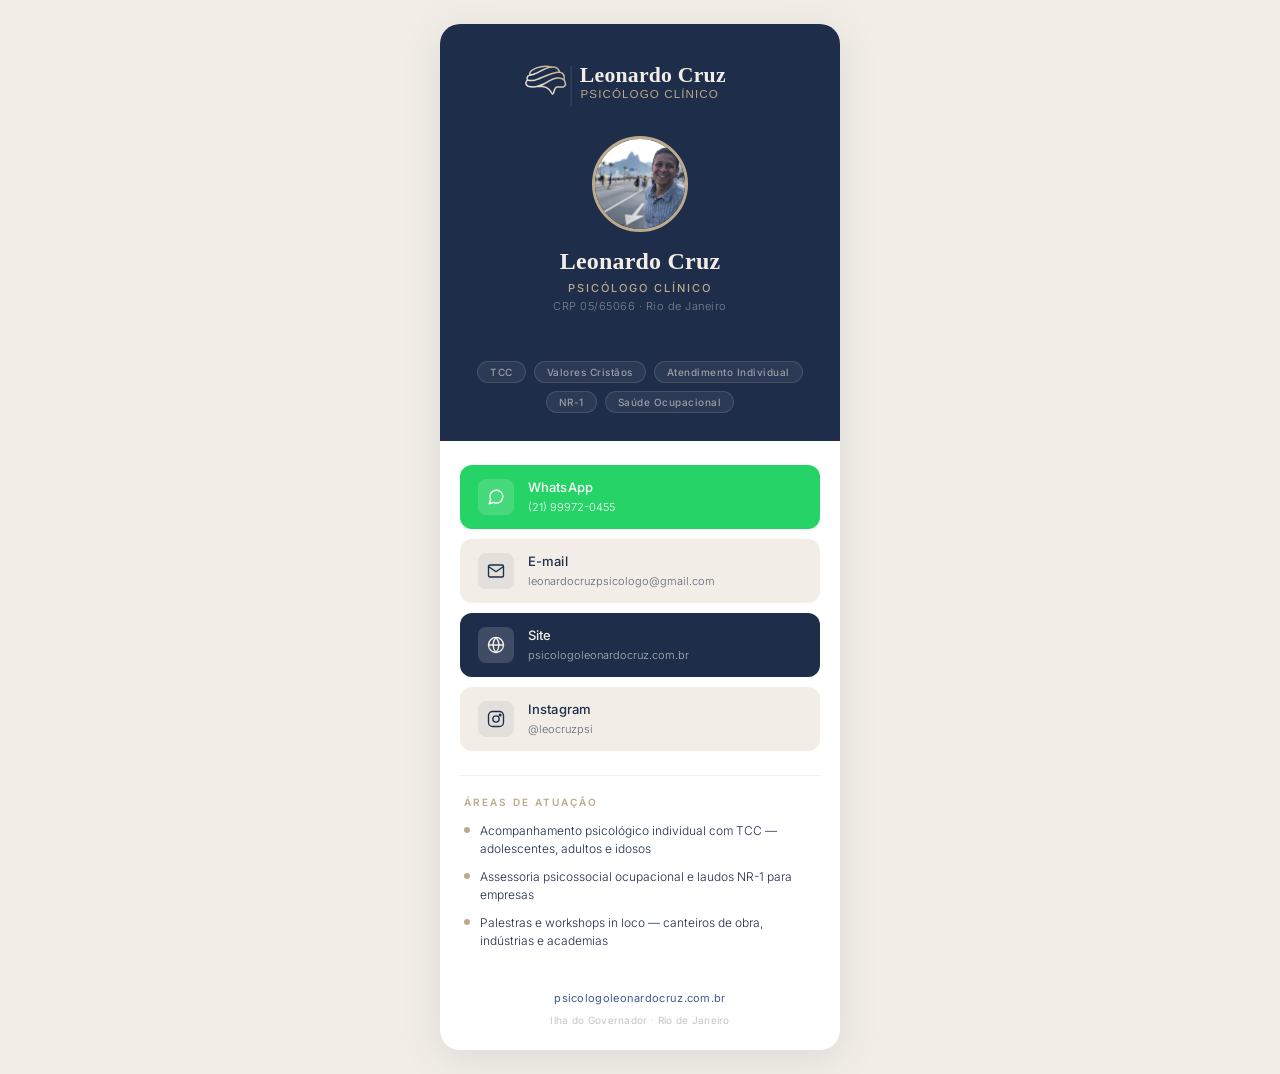
<file: cartao.html>
<!DOCTYPE html>
<html lang="pt-BR">
<head>
  <meta charset="UTF-8">
  <meta name="viewport" content="width=device-width, initial-scale=1.0">
  <title>Leonardo Cruz — Psicólogo Clínico</title>
  <meta name="description" content="Psicólogo clínico com TCC. Atendimento individual e assessoria psicossocial para empresas (NR-1). Rio de Janeiro.">
  <link rel="icon" type="image/svg+xml" href="img/favicon.svg">
  <link rel="preconnect" href="https://fonts.googleapis.com">
  <link rel="preconnect" href="https://fonts.gstatic.com" crossorigin>
  <link href="https://fonts.googleapis.com/css2?family=Inter:wght@300;400;500&display=swap" rel="stylesheet">
  <style>
    *, *::before, *::after { box-sizing: border-box; margin: 0; padding: 0; }

    :root {
      --navy:  #1E2D4A;
      --blue:  #435892;
      --cream: #F2EEE7;
      --gold:  #BCAA8A;
    }

    body {
      font-family: 'Inter', sans-serif;
      background: var(--cream);
      min-height: 100vh;
      display: flex;
      align-items: center;
      justify-content: center;
      padding: 24px 16px;
    }

    .card {
      background: #fff;
      border-radius: 20px;
      width: 100%;
      max-width: 400px;
      overflow: hidden;
      box-shadow: 0 8px 40px rgba(57,63,80,0.12);
    }

    /* ── HEADER ── */
    .card-header {
      background: var(--navy);
      padding: 36px 28px 28px;
      display: flex;
      flex-direction: column;
      align-items: center;
      text-align: center;
      position: relative;
    }

    .card-logo {
      margin-bottom: 20px;
    }

    .card-logo img {
      height: 52px;
      width: auto;
    }

    .card-photo {
      width: 96px;
      height: 96px;
      border-radius: 50%;
      object-fit: cover;
      border: 3px solid var(--gold);
      margin-bottom: 16px;
    }

    .card-photo-placeholder {
      width: 96px;
      height: 96px;
      border-radius: 50%;
      background: rgba(188,170,138,0.15);
      border: 3px solid var(--gold);
      margin-bottom: 16px;
      display: flex;
      align-items: center;
      justify-content: center;
      color: var(--gold);
      font-size: 11px;
      letter-spacing: 0.5px;
    }

    .card-name {
      font-family: Georgia, serif;
      font-size: 24px;
      font-weight: 600;
      color: var(--cream);
      letter-spacing: 0.2px;
      margin-bottom: 6px;
    }

    .card-title {
      font-size: 11px;
      font-weight: 500;
      color: var(--gold);
      letter-spacing: 2px;
      text-transform: uppercase;
      margin-bottom: 4px;
    }

    .card-crp {
      font-size: 11px;
      font-weight: 300;
      color: rgba(242,238,231,0.45);
      letter-spacing: 0.5px;
    }

    /* ── TAGS ── */
    .card-tags {
      display: flex;
      gap: 8px;
      flex-wrap: wrap;
      justify-content: center;
      padding: 20px 28px 0;
      background: var(--navy);
      padding-bottom: 28px;
    }

    .tag {
      font-size: 10px;
      font-weight: 500;
      color: rgba(242,238,231,0.55);
      background: rgba(242,238,231,0.07);
      border: 1px solid rgba(242,238,231,0.12);
      border-radius: 20px;
      padding: 4px 12px;
      letter-spacing: 0.5px;
    }

    /* ── AÇÕES ── */
    .card-actions {
      padding: 24px 20px;
      display: flex;
      flex-direction: column;
      gap: 10px;
    }

    .action-btn {
      display: flex;
      align-items: center;
      gap: 14px;
      padding: 14px 18px;
      border-radius: 12px;
      text-decoration: none;
      transition: background 0.18s;
    }

    .action-btn.primary {
      background: #25D366;
      color: #fff;
    }

    .action-btn.primary:hover { background: #1ebe5d; }

    .action-btn.secondary {
      background: var(--cream);
      color: var(--navy);
    }

    .action-btn.secondary:hover { background: #e8e3db; }

    .action-btn.tertiary {
      background: var(--navy);
      color: var(--cream);
    }

    .action-btn.tertiary:hover { background: #2e3344; }

    .action-icon {
      width: 36px;
      height: 36px;
      border-radius: 8px;
      background: rgba(255,255,255,0.15);
      display: flex;
      align-items: center;
      justify-content: center;
      flex-shrink: 0;
    }

    .action-btn.secondary .action-icon {
      background: rgba(57,63,80,0.08);
    }

    .action-icon svg {
      width: 18px;
      height: 18px;
      stroke: currentColor;
      fill: none;
      stroke-width: 1.8;
      stroke-linecap: round;
      stroke-linejoin: round;
    }

    .action-text strong {
      display: block;
      font-size: 13px;
      font-weight: 500;
      letter-spacing: 0.1px;
    }

    .action-text span {
      font-size: 11px;
      font-weight: 300;
      opacity: 0.7;
    }

    /* ── DIVISOR ── */
    .card-divider {
      height: 1px;
      background: rgba(57,63,80,0.07);
      margin: 0 20px;
    }

    /* ── ATUAÇÕES ── */
    .card-services {
      padding: 20px 24px;
    }

    .services-label {
      font-size: 10px;
      font-weight: 600;
      color: var(--gold);
      letter-spacing: 2px;
      text-transform: uppercase;
      margin-bottom: 14px;
    }

    .services-list {
      display: flex;
      flex-direction: column;
      gap: 10px;
    }

    .service-row {
      display: flex;
      align-items: flex-start;
      gap: 10px;
    }

    .service-dot {
      width: 6px;
      height: 6px;
      border-radius: 50%;
      background: var(--gold);
      margin-top: 5px;
      flex-shrink: 0;
    }

    .service-row p {
      font-size: 12px;
      font-weight: 300;
      color: var(--navy);
      line-height: 1.5;
    }

    /* ── FOOTER ── */
    .card-footer {
      padding: 16px 24px 24px;
      text-align: center;
    }

    .card-footer a {
      font-size: 11px;
      font-weight: 400;
      color: var(--blue);
      text-decoration: none;
      letter-spacing: 0.3px;
    }

    .card-footer a:hover { text-decoration: underline; }

    .card-footer p {
      font-size: 10px;
      color: rgba(57,63,80,0.3);
      margin-top: 8px;
      letter-spacing: 0.3px;
    }
  </style>
</head>
<body>

<div class="card">

  <!-- HEADER -->
  <div class="card-header">
    <div class="card-logo">
      <img src="img/logo-light.svg" alt="Leonardo Cruz Psicólogo">
    </div>
    <img src="img/foto-perfil-doctoralia.jpeg" alt="Leonardo Cruz" class="card-photo" style="object-position: 62% 30%;" onerror="this.style.display='none'; this.nextElementSibling.style.display='flex';">
    <div class="card-photo-placeholder" style="display:none;">foto</div>
    <h1 class="card-name">Leonardo Cruz</h1>
    <p class="card-title">Psicólogo Clínico</p>
    <p class="card-crp">CRP 05/65066 · Rio de Janeiro</p>
  </div>

  <!-- TAGS -->
  <div class="card-tags">
    <span class="tag">TCC</span>
    <span class="tag">Valores Cristãos</span>
    <span class="tag">Atendimento Individual</span>
    <span class="tag">NR-1</span>
    <span class="tag">Saúde Ocupacional</span>
  </div>

  <!-- AÇÕES -->
  <div class="card-actions">
    <a href="https://wa.me/5521999720455" class="action-btn primary" target="_blank" rel="noopener">
      <div class="action-icon">
        <svg viewBox="0 0 24 24"><path d="M21 11.5a8.38 8.38 0 0 1-.9 3.8 8.5 8.5 0 0 1-7.6 4.7 8.38 8.38 0 0 1-3.8-.9L3 21l1.9-5.7a8.38 8.38 0 0 1-.9-3.8 8.5 8.5 0 0 1 4.7-7.6 8.38 8.38 0 0 1 3.8-.9h.5a8.48 8.48 0 0 1 8 8v.5z"/></svg>
      </div>
      <div class="action-text">
        <strong>WhatsApp</strong>
        <span style="color:#fff; opacity:1;">(21) 99972-0455</span>
      </div>
    </a>

    <a href="mailto:leonardocruzpsicologo@gmail.com" class="action-btn secondary">
      <div class="action-icon">
        <svg viewBox="0 0 24 24"><path d="M4 4h16c1.1 0 2 .9 2 2v12c0 1.1-.9 2-2 2H4c-1.1 0-2-.9-2-2V6c0-1.1.9-2 2-2z"/><polyline points="22,6 12,13 2,6"/></svg>
      </div>
      <div class="action-text">
        <strong>E-mail</strong>
        <span>leonardocruzpsicologo@gmail.com</span>
      </div>
    </a>

    <a href="https://psicologoleonardocruz.com.br" class="action-btn tertiary" target="_blank" rel="noopener">
      <div class="action-icon">
        <svg viewBox="0 0 24 24"><circle cx="12" cy="12" r="10"/><line x1="2" y1="12" x2="22" y2="12"/><path d="M12 2a15.3 15.3 0 0 1 4 10 15.3 15.3 0 0 1-4 10 15.3 15.3 0 0 1-4-10 15.3 15.3 0 0 1 4-10z"/></svg>
      </div>
      <div class="action-text">
        <strong>Site</strong>
        <span>psicologoleonardocruz.com.br</span>
      </div>
    </a>

    <a href="https://www.instagram.com/leocruzpsi" class="action-btn secondary" target="_blank" rel="noopener">
      <div class="action-icon">
        <svg viewBox="0 0 24 24"><rect x="2" y="2" width="20" height="20" rx="5.5"/><circle cx="12" cy="12" r="4.2"/><circle cx="17.5" cy="6.5" r="1.1"/></svg>
      </div>
      <div class="action-text">
        <strong>Instagram</strong>
        <span>@leocruzpsi</span>
      </div>
    </a>
  </div>

  <div class="card-divider"></div>

  <!-- SERVIÇOS -->
  <div class="card-services">
    <p class="services-label">Áreas de atuação</p>
    <div class="services-list">
      <div class="service-row">
        <div class="service-dot"></div>
        <p>Acompanhamento psicológico individual com TCC — adolescentes, adultos e idosos</p>
      </div>
      <div class="service-row">
        <div class="service-dot"></div>
        <p>Assessoria psicossocial ocupacional e laudos NR-1 para empresas</p>
      </div>
      <div class="service-row">
        <div class="service-dot"></div>
        <p>Palestras e workshops in loco — canteiros de obra, indústrias e academias</p>
      </div>
    </div>
  </div>

  <!-- FOOTER -->
  <div class="card-footer">
    <a href="https://psicologoleonardocruz.com.br" target="_blank" rel="noopener">psicologoleonardocruz.com.br</a>
    <p>Ilha do Governador · Rio de Janeiro</p>
  </div>

</div>

<script src="js/main.js"></script>
</body>
</html>
</file>
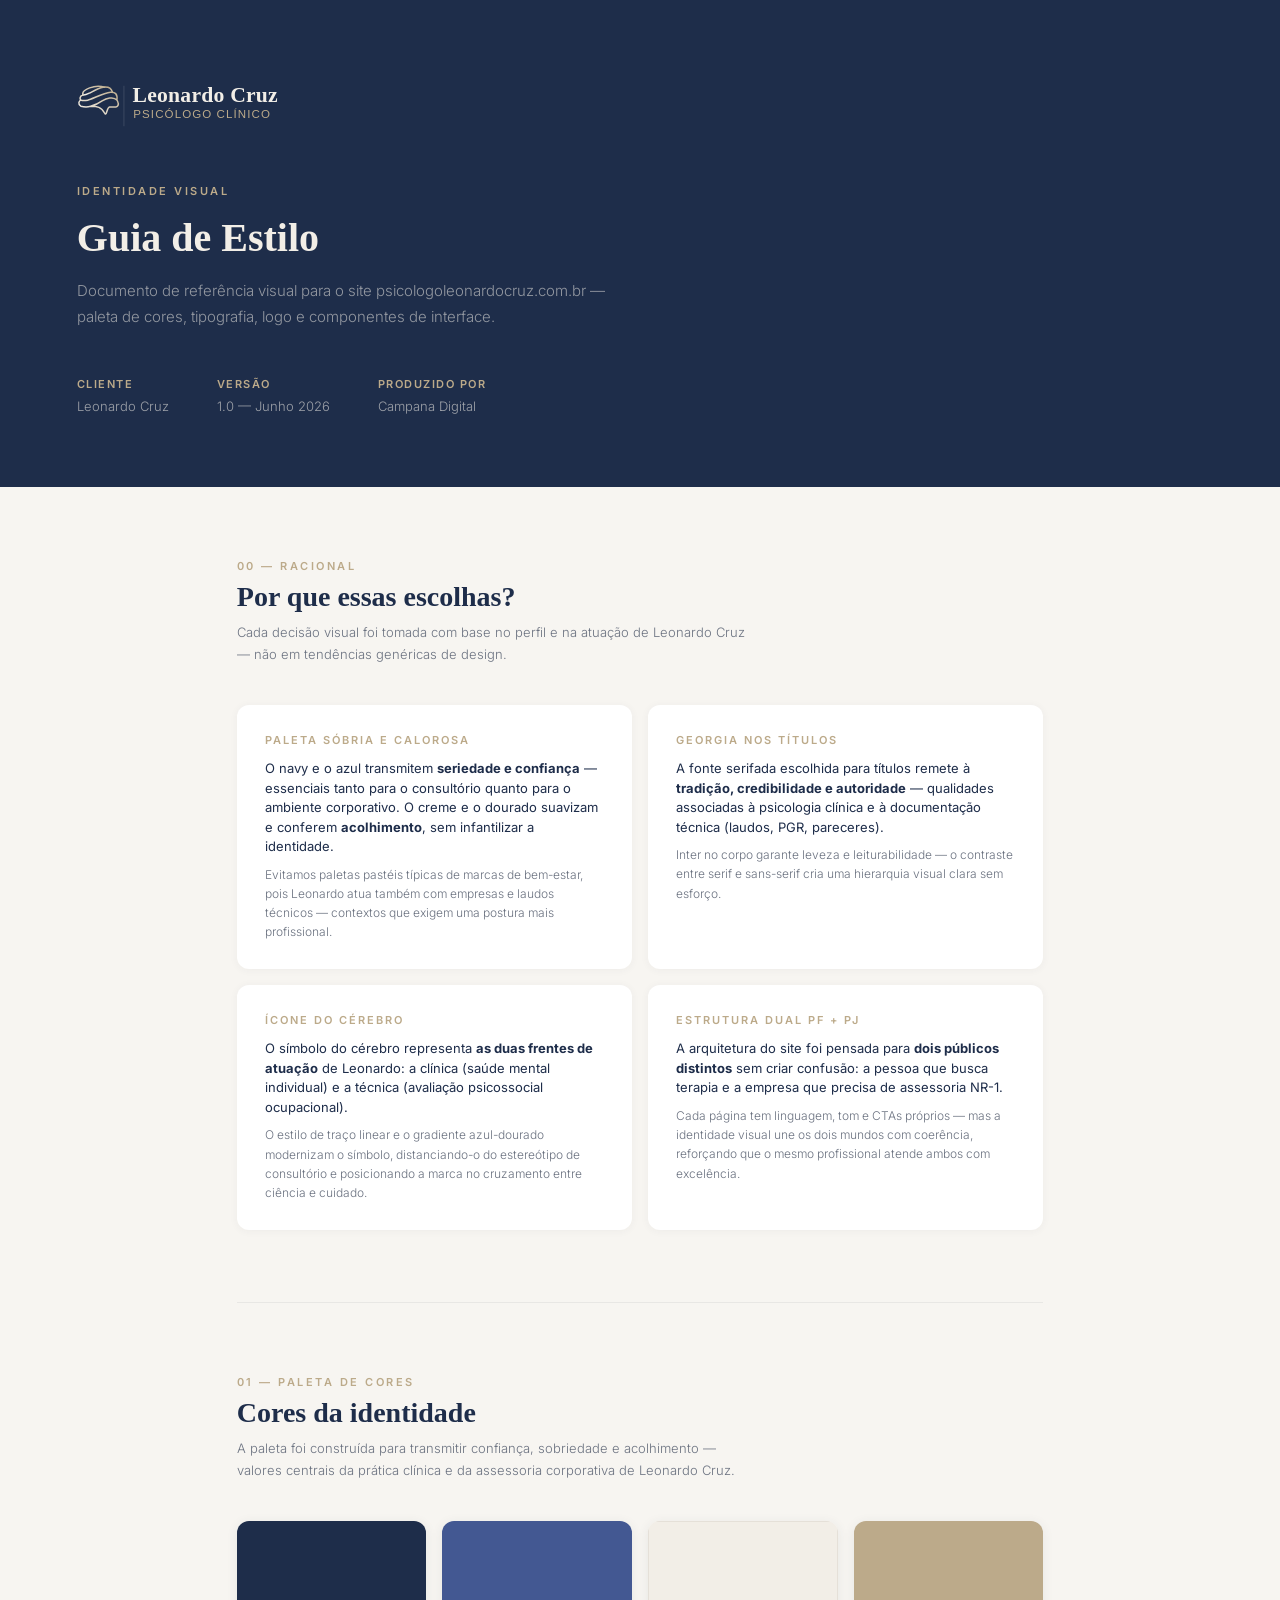
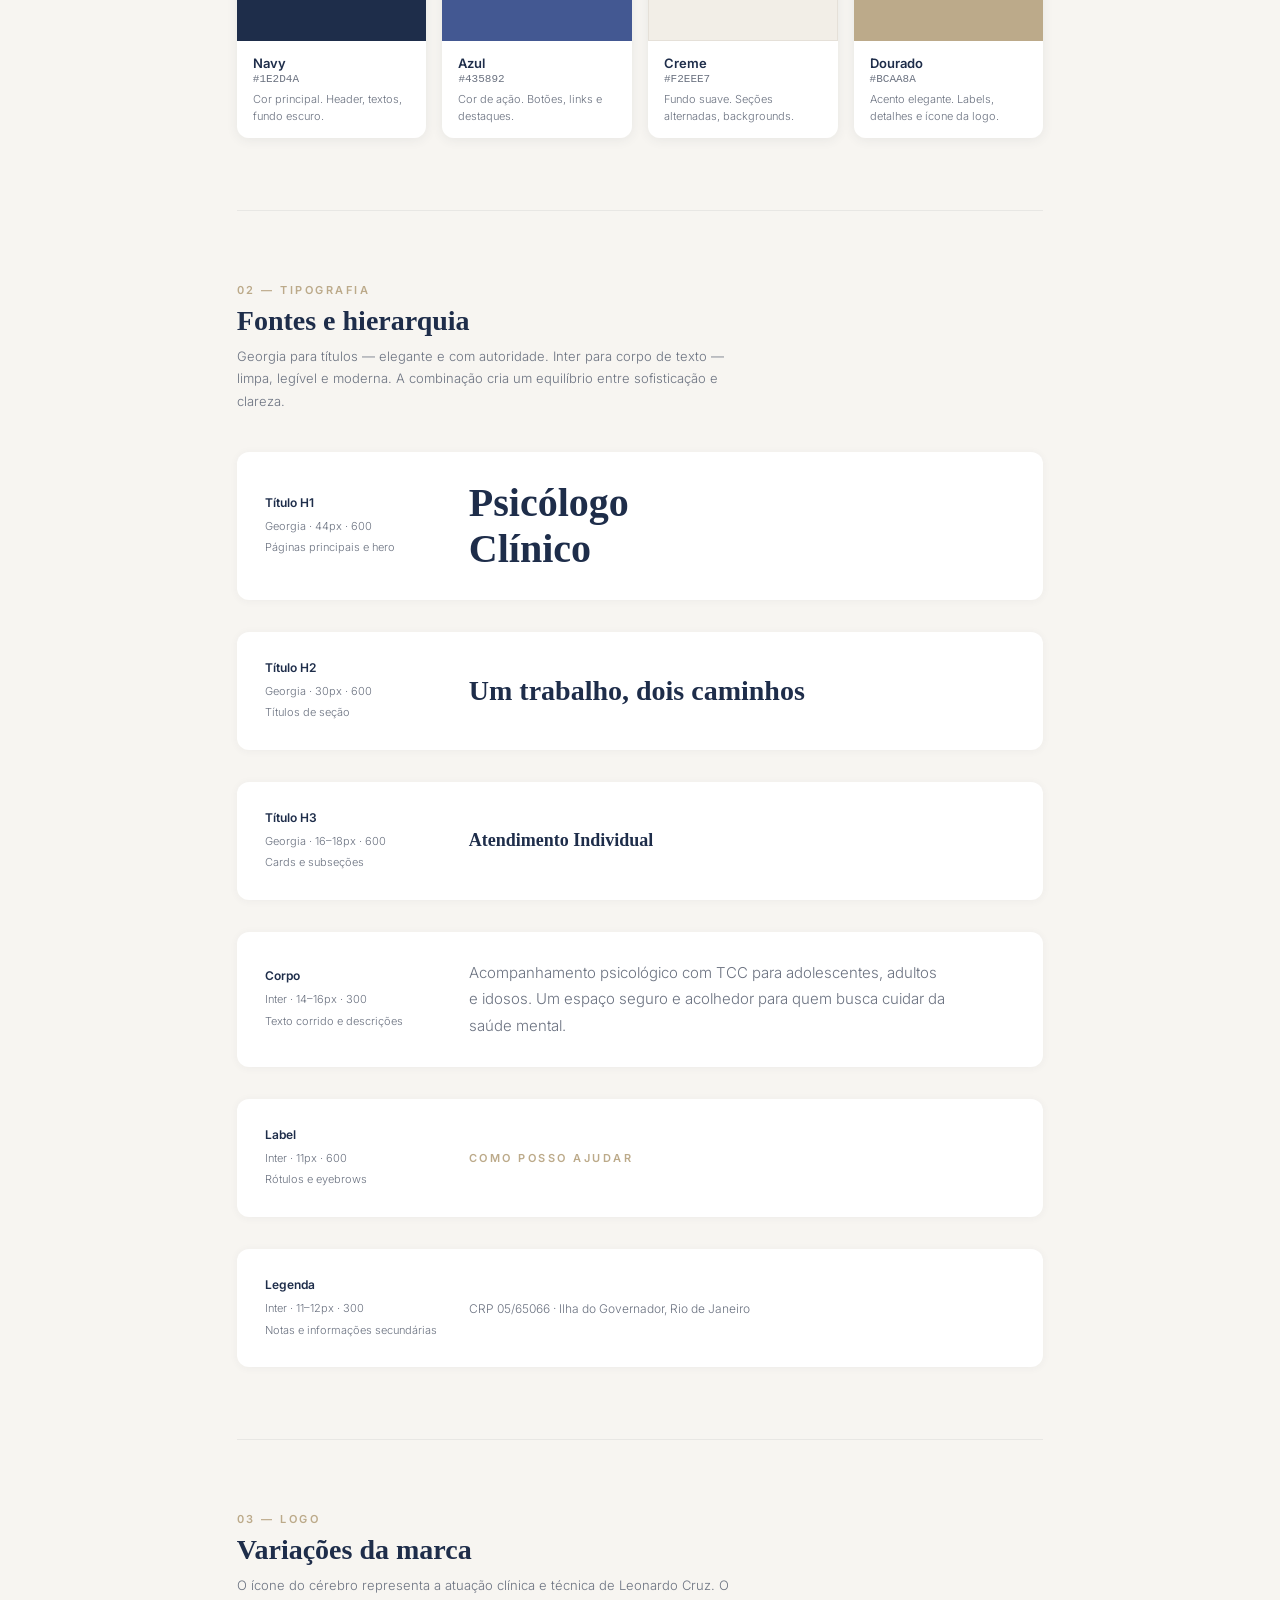
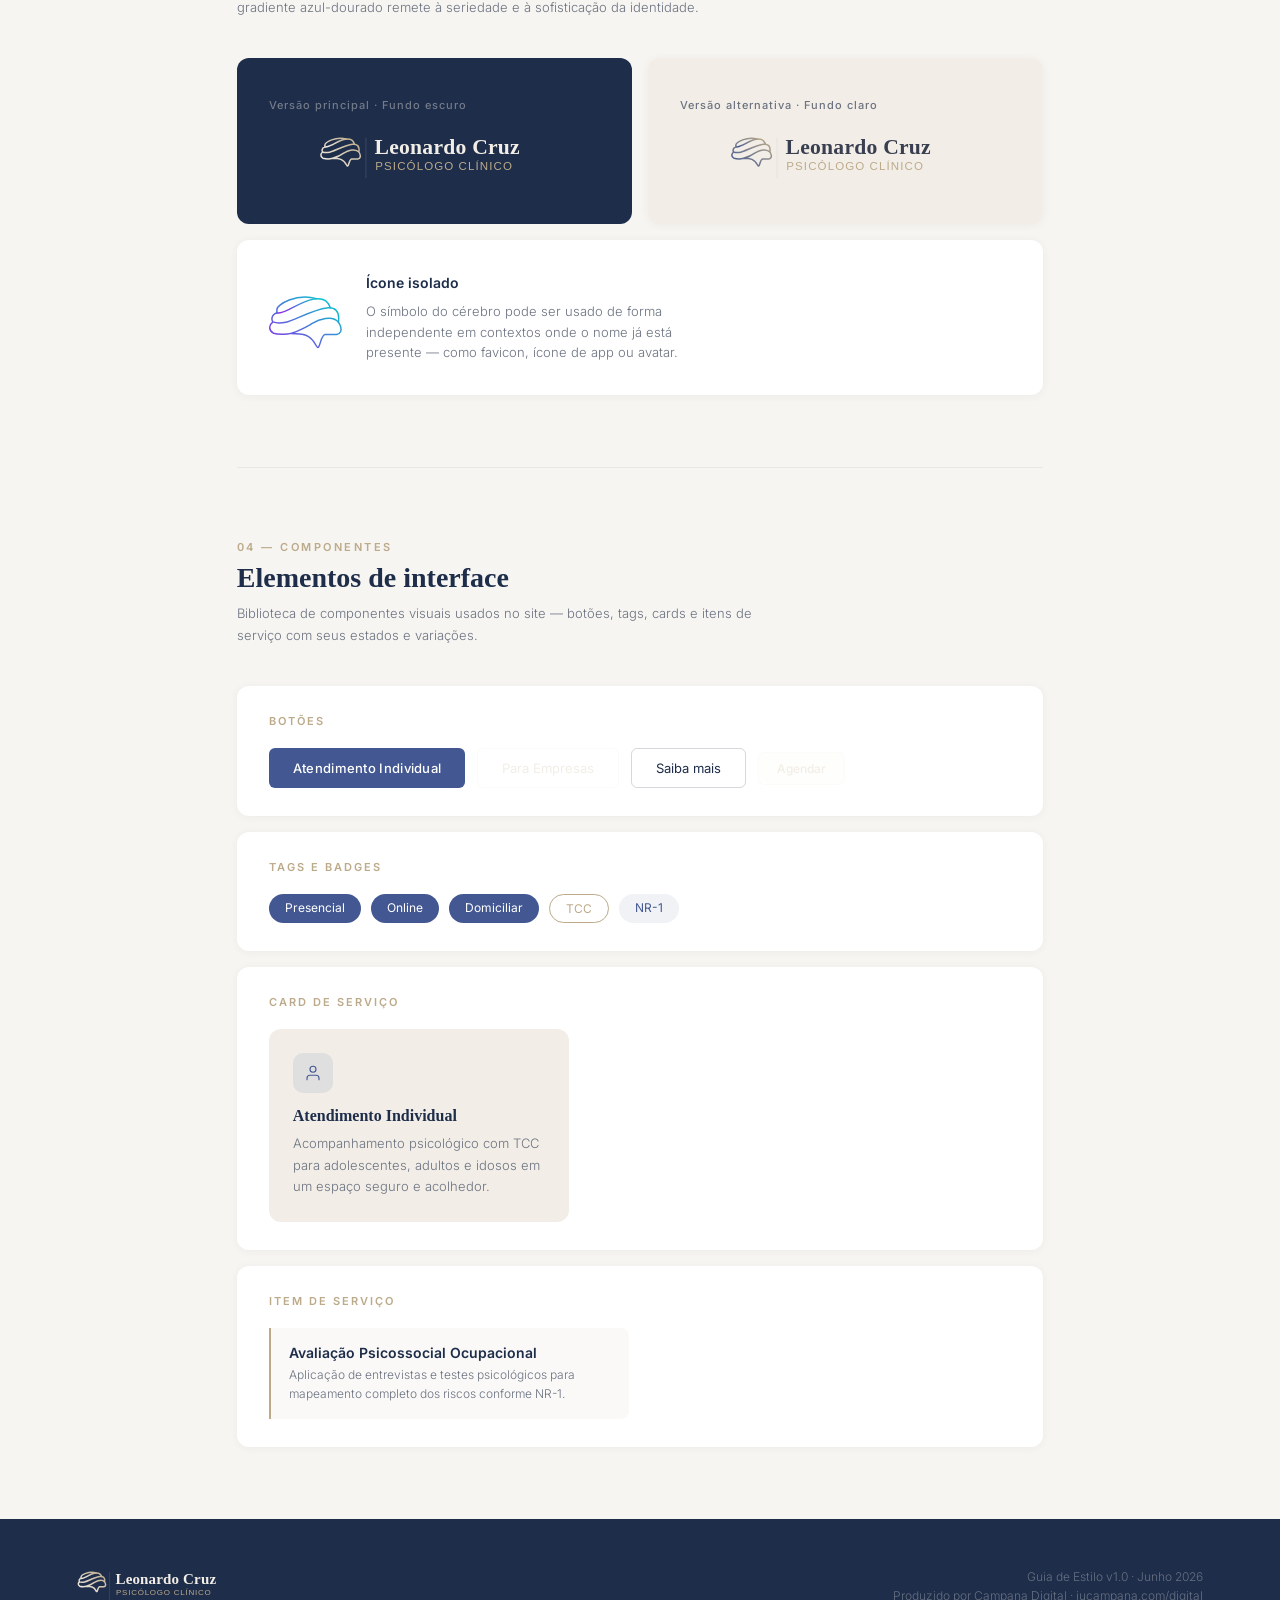
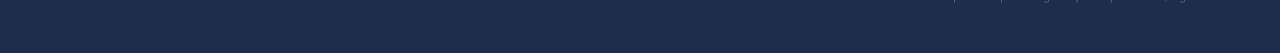
<file: guia-de-estilo.html>
<!DOCTYPE html>
<html lang="pt-BR">
<head>
  <meta charset="UTF-8">
  <meta name="viewport" content="width=device-width, initial-scale=1.0">
  <title>Guia de Estilo — Leonardo Cruz Psicólogo</title>
  <link rel="preconnect" href="https://fonts.googleapis.com">
  <link rel="preconnect" href="https://fonts.gstatic.com" crossorigin>
  <link href="https://fonts.googleapis.com/css2?family=Inter:wght@300;400;500;600&family=Work+Sans:wght@400;600&display=swap" rel="stylesheet">
  <style>
    *, *::before, *::after { box-sizing: border-box; margin: 0; padding: 0; }

    :root {
      --navy:  #1E2D4A;
      --blue:  #435892;
      --cream: #F2EEE7;
      --gold:  #BCAA8A;
      --text:  #1E2D4A;
      --text-light: #6B7280;
    }

    body {
      font-family: 'Inter', sans-serif;
      background: #F7F5F1;
      color: var(--text);
    }

    /* ── CAPA ── */
    .cover {
      background: var(--navy);
      padding: 80px 6% 72px;
      display: flex;
      flex-direction: column;
      gap: 48px;
    }

    .cover-logo img { height: 52px; }

    .cover-meta {
      max-width: 560px;
    }

    .cover-label {
      font-size: 11px;
      font-weight: 600;
      color: var(--gold);
      letter-spacing: 2.5px;
      text-transform: uppercase;
      margin-bottom: 16px;
    }

    .cover-title {
      font-family: Georgia, serif;
      font-size: 40px;
      font-weight: 600;
      color: var(--cream);
      line-height: 1.2;
      margin-bottom: 16px;
    }

    .cover-sub {
      font-size: 15px;
      font-weight: 300;
      color: rgba(242,238,231,0.55);
      line-height: 1.7;
    }

    .cover-info {
      display: flex;
      gap: 48px;
    }

    .cover-info-item strong {
      display: block;
      font-size: 11px;
      font-weight: 600;
      color: var(--gold);
      letter-spacing: 1.5px;
      text-transform: uppercase;
      margin-bottom: 4px;
    }

    .cover-info-item span {
      font-size: 13px;
      font-weight: 300;
      color: rgba(242,238,231,0.6);
    }

    /* ── LAYOUT ── */
    .container {
      max-width: 960px;
      margin: 0 auto;
      padding: 0 6%;
    }

    /* ── SEÇÃO ── */
    .section {
      padding: 72px 0;
      border-bottom: 1px solid rgba(57,63,80,0.08);
    }

    .section:last-child { border-bottom: none; }

    .section-num {
      font-size: 11px;
      font-weight: 600;
      color: var(--gold);
      letter-spacing: 2.5px;
      text-transform: uppercase;
      margin-bottom: 8px;
    }

    .section-title {
      font-family: Georgia, serif;
      font-size: 28px;
      font-weight: 600;
      color: var(--navy);
      margin-bottom: 8px;
    }

    .section-desc {
      font-size: 13px;
      font-weight: 300;
      color: var(--text-light);
      line-height: 1.7;
      max-width: 520px;
      margin-bottom: 40px;
    }

    /* ── PALETA ── */
    .palette-grid {
      display: grid;
      grid-template-columns: repeat(4, 1fr);
      gap: 16px;
    }

    .swatch {
      border-radius: 12px;
      overflow: hidden;
      box-shadow: 0 2px 12px rgba(57,63,80,0.08);
    }

    .swatch-color {
      height: 120px;
    }

    .swatch-info {
      background: #fff;
      padding: 14px 16px;
    }

    .swatch-name {
      font-size: 13px;
      font-weight: 600;
      color: var(--navy);
      margin-bottom: 2px;
    }

    .swatch-hex {
      font-size: 11px;
      font-weight: 400;
      color: var(--text-light);
      font-family: 'Courier New', monospace;
      margin-bottom: 6px;
    }

    .swatch-use {
      font-size: 11px;
      font-weight: 300;
      color: var(--text-light);
      line-height: 1.5;
    }

    /* ── TIPOGRAFIA ── */
    .type-stack {
      display: flex;
      flex-direction: column;
      gap: 32px;
    }

    .type-row {
      display: grid;
      grid-template-columns: 180px 1fr;
      gap: 24px;
      align-items: center;
      padding: 28px;
      background: #fff;
      border-radius: 12px;
      box-shadow: 0 1px 8px rgba(57,63,80,0.05);
    }

    .type-meta strong {
      display: block;
      font-size: 12px;
      font-weight: 600;
      color: var(--navy);
      margin-bottom: 4px;
    }

    .type-meta span {
      font-size: 11px;
      font-weight: 300;
      color: var(--text-light);
      line-height: 1.6;
    }

    .type-sample-h1 {
      font-family: Georgia, serif;
      font-size: 40px;
      font-weight: 600;
      color: var(--navy);
      line-height: 1.15;
    }

    .type-sample-h2 {
      font-family: Georgia, serif;
      font-size: 28px;
      font-weight: 600;
      color: var(--navy);
    }

    .type-sample-h3 {
      font-family: Georgia, serif;
      font-size: 18px;
      font-weight: 600;
      color: var(--navy);
    }

    .type-sample-body {
      font-family: 'Inter', sans-serif;
      font-size: 15px;
      font-weight: 300;
      color: var(--text-light);
      line-height: 1.75;
      max-width: 480px;
    }

    .type-sample-label {
      font-family: 'Inter', sans-serif;
      font-size: 11px;
      font-weight: 600;
      color: var(--gold);
      letter-spacing: 2.5px;
      text-transform: uppercase;
    }

    .type-sample-small {
      font-family: 'Inter', sans-serif;
      font-size: 12px;
      font-weight: 300;
      color: var(--text-light);
    }

    /* ── LOGO ── */
    .logo-grid {
      display: grid;
      grid-template-columns: 1fr 1fr;
      gap: 16px;
    }

    .logo-card {
      border-radius: 12px;
      padding: 40px 32px;
      display: flex;
      flex-direction: column;
      gap: 20px;
    }

    .logo-card.light { background: #fff; box-shadow: 0 1px 8px rgba(57,63,80,0.06); }
    .logo-card.dark  { background: var(--navy); }
    .logo-card.cream { background: var(--cream); box-shadow: 0 1px 8px rgba(57,63,80,0.06); }

    .logo-card img { height: 52px; width: auto; }

    .logo-card-label {
      font-size: 11px;
      font-weight: 500;
      letter-spacing: 1px;
    }

    .logo-card.light .logo-card-label,
    .logo-card.cream .logo-card-label { color: var(--text-light); }
    .logo-card.dark .logo-card-label  { color: rgba(242,238,231,0.4); }

    .logo-icon-row {
      display: flex;
      gap: 24px;
      align-items: center;
      padding: 32px;
      background: #fff;
      border-radius: 12px;
      box-shadow: 0 1px 8px rgba(57,63,80,0.06);
      margin-top: 16px;
    }

    .logo-icon-row img { height: 64px; width: auto; }

    .logo-icon-desc {
      font-size: 13px;
      font-weight: 300;
      color: var(--text-light);
      line-height: 1.6;
      max-width: 340px;
    }

    .logo-icon-desc strong {
      display: block;
      font-size: 14px;
      font-weight: 600;
      color: var(--navy);
      margin-bottom: 6px;
    }

    /* ── COMPONENTES ── */
    .components-grid {
      display: flex;
      flex-direction: column;
      gap: 16px;
    }

    .component-row {
      background: #fff;
      border-radius: 12px;
      padding: 28px 32px;
      box-shadow: 0 1px 8px rgba(57,63,80,0.05);
    }

    .component-label {
      font-size: 11px;
      font-weight: 600;
      color: var(--gold);
      letter-spacing: 2px;
      text-transform: uppercase;
      margin-bottom: 20px;
    }

    .btn-row {
      display: flex;
      gap: 12px;
      flex-wrap: wrap;
      align-items: center;
    }

    .btn-primary {
      padding: 12px 24px;
      background: var(--blue);
      color: #fff;
      font-size: 13px;
      font-weight: 500;
      border-radius: 6px;
      text-decoration: none;
      letter-spacing: 0.3px;
      display: inline-block;
    }

    .btn-ghost {
      padding: 11px 24px;
      background: transparent;
      color: var(--cream);
      font-size: 13px;
      font-weight: 400;
      border-radius: 6px;
      border: 1px solid rgba(242,238,231,0.3);
      text-decoration: none;
      display: inline-block;
    }

    .btn-ghost-dark {
      padding: 11px 24px;
      background: transparent;
      color: var(--navy);
      font-size: 13px;
      font-weight: 400;
      border-radius: 6px;
      border: 1px solid rgba(57,63,80,0.2);
      text-decoration: none;
      display: inline-block;
    }

    .btn-nav {
      padding: 8px 18px;
      background: rgba(242,238,231,0.1);
      color: var(--cream);
      font-size: 12px;
      font-weight: 500;
      border-radius: 6px;
      border: 1px solid rgba(242,238,231,0.2);
      text-decoration: none;
      display: inline-block;
    }

    .tag-row {
      display: flex;
      gap: 10px;
      flex-wrap: wrap;
    }

    .tag-filled {
      padding: 6px 16px;
      background: var(--blue);
      color: #fff;
      font-size: 12px;
      border-radius: 100px;
    }

    .tag-outline {
      padding: 6px 16px;
      border: 1px solid var(--gold);
      color: var(--gold);
      font-size: 12px;
      border-radius: 100px;
    }

    .tag-subtle {
      padding: 6px 16px;
      background: rgba(67,88,146,0.08);
      color: var(--blue);
      font-size: 12px;
      border-radius: 100px;
    }

    /* card demo */
    .card-demo {
      background: var(--cream);
      border-radius: 12px;
      padding: 24px;
      max-width: 300px;
    }

    .card-demo-icon {
      width: 40px; height: 40px;
      background: rgba(67,88,146,0.1);
      border-radius: 10px;
      display: flex; align-items: center; justify-content: center;
      margin-bottom: 14px;
    }

    .card-demo-icon svg { width: 18px; height: 18px; stroke: var(--blue); fill: none; stroke-width: 1.5; stroke-linecap: round; stroke-linejoin: round; }

    .card-demo h3 {
      font-family: Georgia, serif;
      font-size: 16px;
      font-weight: 600;
      color: var(--navy);
      margin-bottom: 8px;
    }

    .card-demo p {
      font-size: 13px;
      font-weight: 300;
      color: var(--text-light);
      line-height: 1.65;
    }

    /* service item demo */
    .service-demo {
      padding: 16px 18px;
      border-left: 2px solid var(--gold);
      background: rgba(188,170,138,0.07);
      border-radius: 0 8px 8px 0;
      max-width: 360px;
    }

    .service-demo h4 {
      font-size: 14px;
      font-weight: 600;
      color: var(--navy);
      margin-bottom: 4px;
    }

    .service-demo p {
      font-size: 12px;
      font-weight: 300;
      color: var(--text-light);
      line-height: 1.6;
    }

    /* ── RODAPÉ ── */
    .guide-footer {
      background: var(--navy);
      padding: 48px 6%;
      display: flex;
      justify-content: space-between;
      align-items: center;
    }

    .guide-footer img { height: 36px; }

    .guide-footer p {
      font-size: 12px;
      font-weight: 300;
      color: rgba(242,238,231,0.35);
      text-align: right;
      line-height: 1.6;
    }

    @media (max-width: 700px) {
      .palette-grid { grid-template-columns: 1fr 1fr; }
      .logo-grid { grid-template-columns: 1fr; }
      .type-row { grid-template-columns: 1fr; }
      .cover-info { flex-direction: column; gap: 20px; }
      .guide-footer { flex-direction: column; gap: 20px; text-align: center; }
      .guide-footer p { text-align: center; }
    }
  </style>
</head>
<body>

<!-- CAPA -->
<div class="cover">
  <div class="cover-logo">
    <img src="img/logo-light.svg" alt="Leonardo Cruz Psicólogo">
  </div>
  <div class="cover-meta">
    <p class="cover-label">Identidade Visual</p>
    <h1 class="cover-title">Guia de Estilo</h1>
    <p class="cover-sub">Documento de referência visual para o site psicologoleonardocruz.com.br — paleta de cores, tipografia, logo e componentes de interface.</p>
  </div>
  <div class="cover-info">
    <div class="cover-info-item">
      <strong>Cliente</strong>
      <span>Leonardo Cruz</span>
    </div>
    <div class="cover-info-item">
      <strong>Versão</strong>
      <span>1.0 — Junho 2026</span>
    </div>
    <div class="cover-info-item">
      <strong>Produzido por</strong>
      <span>Campana Digital</span>
    </div>
  </div>
</div>

<div class="container">

  <!-- 00 RACIONAL -->
  <div class="section">
    <p class="section-num">00 — Racional</p>
    <h2 class="section-title">Por que essas escolhas?</h2>
    <p class="section-desc">Cada decisão visual foi tomada com base no perfil e na atuação de Leonardo Cruz — não em tendências genéricas de design.</p>

    <div style="display: grid; grid-template-columns: 1fr 1fr; gap: 16px;">

      <div style="background:#fff; border-radius:12px; padding:28px; box-shadow:0 1px 8px rgba(57,63,80,0.05);">
        <p style="font-size:11px; font-weight:600; color:var(--gold); letter-spacing:2px; text-transform:uppercase; margin-bottom:12px;">Paleta sóbria e calorosa</p>
        <p style="font-size:13px; font-weight:400; color:var(--navy); margin-bottom:8px; line-height:1.5;">O navy e o azul transmitem <strong>seriedade e confiança</strong> — essenciais tanto para o consultório quanto para o ambiente corporativo. O creme e o dourado suavizam e conferem <strong>acolhimento</strong>, sem infantilizar a identidade.</p>
        <p style="font-size:12px; font-weight:300; color:var(--text-light); line-height:1.6;">Evitamos paletas pastéis típicas de marcas de bem-estar, pois Leonardo atua também com empresas e laudos técnicos — contextos que exigem uma postura mais profissional.</p>
      </div>

      <div style="background:#fff; border-radius:12px; padding:28px; box-shadow:0 1px 8px rgba(57,63,80,0.05);">
        <p style="font-size:11px; font-weight:600; color:var(--gold); letter-spacing:2px; text-transform:uppercase; margin-bottom:12px;">Georgia nos títulos</p>
        <p style="font-size:13px; font-weight:400; color:var(--navy); margin-bottom:8px; line-height:1.5;">A fonte serifada escolhida para títulos remete à <strong>tradição, credibilidade e autoridade</strong> — qualidades associadas à psicologia clínica e à documentação técnica (laudos, PGR, pareceres).</p>
        <p style="font-size:12px; font-weight:300; color:var(--text-light); line-height:1.6;">Inter no corpo garante leveza e leiturabilidade — o contraste entre serif e sans-serif cria uma hierarquia visual clara sem esforço.</p>
      </div>

      <div style="background:#fff; border-radius:12px; padding:28px; box-shadow:0 1px 8px rgba(57,63,80,0.05);">
        <p style="font-size:11px; font-weight:600; color:var(--gold); letter-spacing:2px; text-transform:uppercase; margin-bottom:12px;">Ícone do cérebro</p>
        <p style="font-size:13px; font-weight:400; color:var(--navy); margin-bottom:8px; line-height:1.5;">O símbolo do cérebro representa <strong>as duas frentes de atuação</strong> de Leonardo: a clínica (saúde mental individual) e a técnica (avaliação psicossocial ocupacional).</p>
        <p style="font-size:12px; font-weight:300; color:var(--text-light); line-height:1.6;">O estilo de traço linear e o gradiente azul-dourado modernizam o símbolo, distanciando-o do estereótipo de consultório e posicionando a marca no cruzamento entre ciência e cuidado.</p>
      </div>

      <div style="background:#fff; border-radius:12px; padding:28px; box-shadow:0 1px 8px rgba(57,63,80,0.05);">
        <p style="font-size:11px; font-weight:600; color:var(--gold); letter-spacing:2px; text-transform:uppercase; margin-bottom:12px;">Estrutura dual PF + PJ</p>
        <p style="font-size:13px; font-weight:400; color:var(--navy); margin-bottom:8px; line-height:1.5;">A arquitetura do site foi pensada para <strong>dois públicos distintos</strong> sem criar confusão: a pessoa que busca terapia e a empresa que precisa de assessoria NR-1.</p>
        <p style="font-size:12px; font-weight:300; color:var(--text-light); line-height:1.6;">Cada página tem linguagem, tom e CTAs próprios — mas a identidade visual une os dois mundos com coerência, reforçando que o mesmo profissional atende ambos com excelência.</p>
      </div>

    </div>
  </div>

  <!-- 01 PALETA -->
  <div class="section">
    <p class="section-num">01 — Paleta de Cores</p>
    <h2 class="section-title">Cores da identidade</h2>
    <p class="section-desc">A paleta foi construída para transmitir confiança, sobriedade e acolhimento — valores centrais da prática clínica e da assessoria corporativa de Leonardo Cruz.</p>

    <div class="palette-grid">
      <div class="swatch">
        <div class="swatch-color" style="background:#1E2D4A;"></div>
        <div class="swatch-info">
          <p class="swatch-name">Navy</p>
          <p class="swatch-hex">#1E2D4A</p>
          <p class="swatch-use">Cor principal. Header, textos, fundo escuro.</p>
        </div>
      </div>
      <div class="swatch">
        <div class="swatch-color" style="background:#435892;"></div>
        <div class="swatch-info">
          <p class="swatch-name">Azul</p>
          <p class="swatch-hex">#435892</p>
          <p class="swatch-use">Cor de ação. Botões, links e destaques.</p>
        </div>
      </div>
      <div class="swatch">
        <div class="swatch-color" style="background:#F2EEE7; border: 1px solid #e5e0d8;"></div>
        <div class="swatch-info">
          <p class="swatch-name">Creme</p>
          <p class="swatch-hex">#F2EEE7</p>
          <p class="swatch-use">Fundo suave. Seções alternadas, backgrounds.</p>
        </div>
      </div>
      <div class="swatch">
        <div class="swatch-color" style="background:#BCAA8A;"></div>
        <div class="swatch-info">
          <p class="swatch-name">Dourado</p>
          <p class="swatch-hex">#BCAA8A</p>
          <p class="swatch-use">Acento elegante. Labels, detalhes e ícone da logo.</p>
        </div>
      </div>
    </div>
  </div>

  <!-- 02 TIPOGRAFIA -->
  <div class="section">
    <p class="section-num">02 — Tipografia</p>
    <h2 class="section-title">Fontes e hierarquia</h2>
    <p class="section-desc">Georgia para títulos — elegante e com autoridade. Inter para corpo de texto — limpa, legível e moderna. A combinação cria um equilíbrio entre sofisticação e clareza.</p>

    <div class="type-stack">
      <div class="type-row">
        <div class="type-meta">
          <strong>Título H1</strong>
          <span>Georgia · 44px · 600<br>Páginas principais e hero</span>
        </div>
        <div class="type-sample-h1">Psicólogo<br>Clínico</div>
      </div>
      <div class="type-row">
        <div class="type-meta">
          <strong>Título H2</strong>
          <span>Georgia · 30px · 600<br>Títulos de seção</span>
        </div>
        <div class="type-sample-h2">Um trabalho, dois caminhos</div>
      </div>
      <div class="type-row">
        <div class="type-meta">
          <strong>Título H3</strong>
          <span>Georgia · 16–18px · 600<br>Cards e subseções</span>
        </div>
        <div class="type-sample-h3">Atendimento Individual</div>
      </div>
      <div class="type-row">
        <div class="type-meta">
          <strong>Corpo</strong>
          <span>Inter · 14–16px · 300<br>Texto corrido e descrições</span>
        </div>
        <div class="type-sample-body">Acompanhamento psicológico com TCC para adolescentes, adultos e idosos. Um espaço seguro e acolhedor para quem busca cuidar da saúde mental.</div>
      </div>
      <div class="type-row">
        <div class="type-meta">
          <strong>Label</strong>
          <span>Inter · 11px · 600<br>Rótulos e eyebrows</span>
        </div>
        <div class="type-sample-label">Como posso ajudar</div>
      </div>
      <div class="type-row">
        <div class="type-meta">
          <strong>Legenda</strong>
          <span>Inter · 11–12px · 300<br>Notas e informações secundárias</span>
        </div>
        <div class="type-sample-small">CRP 05/65066 · Ilha do Governador, Rio de Janeiro</div>
      </div>
    </div>
  </div>

  <!-- 03 LOGO -->
  <div class="section">
    <p class="section-num">03 — Logo</p>
    <h2 class="section-title">Variações da marca</h2>
    <p class="section-desc">O ícone do cérebro representa a atuação clínica e técnica de Leonardo Cruz. O gradiente azul-dourado remete à seriedade e à sofisticação da identidade.</p>

    <div class="logo-grid">
      <div class="logo-card dark">
        <p class="logo-card-label">Versão principal · Fundo escuro</p>
        <img src="img/logo-light.svg" alt="Logo versão clara">
      </div>
      <div class="logo-card cream">
        <p class="logo-card-label">Versão alternativa · Fundo claro</p>
        <img src="img/logo.svg" alt="Logo versão escura">
      </div>
    </div>

    <div class="logo-icon-row">
      <img src="img/logo-icon.svg" alt="Ícone cérebro">
      <div class="logo-icon-desc">
        <strong>Ícone isolado</strong>
        O símbolo do cérebro pode ser usado de forma independente em contextos onde o nome já está presente — como favicon, ícone de app ou avatar.
      </div>
    </div>
  </div>

  <!-- 04 COMPONENTES -->
  <div class="section">
    <p class="section-num">04 — Componentes</p>
    <h2 class="section-title">Elementos de interface</h2>
    <p class="section-desc">Biblioteca de componentes visuais usados no site — botões, tags, cards e itens de serviço com seus estados e variações.</p>

    <div class="components-grid">

      <!-- Botões -->
      <div class="component-row">
        <p class="component-label">Botões</p>
        <div class="btn-row">
          <a class="btn-primary">Atendimento Individual</a>
          <a class="btn-ghost">Para Empresas</a>
          <a class="btn-ghost-dark">Saiba mais</a>
          <a class="btn-nav">Agendar</a>
        </div>
      </div>

      <!-- Tags -->
      <div class="component-row">
        <p class="component-label">Tags e Badges</p>
        <div class="tag-row">
          <span class="tag-filled">Presencial</span>
          <span class="tag-filled">Online</span>
          <span class="tag-filled">Domiciliar</span>
          <span class="tag-outline">TCC</span>
          <span class="tag-subtle">NR-1</span>
        </div>
      </div>

      <!-- Card -->
      <div class="component-row">
        <p class="component-label">Card de serviço</p>
        <div class="card-demo">
          <div class="card-demo-icon">
            <svg viewBox="0 0 24 24"><path d="M20 21v-2a4 4 0 0 0-4-4H8a4 4 0 0 0-4 4v2"/><circle cx="12" cy="7" r="4"/></svg>
          </div>
          <h3>Atendimento Individual</h3>
          <p>Acompanhamento psicológico com TCC para adolescentes, adultos e idosos em um espaço seguro e acolhedor.</p>
        </div>
      </div>

      <!-- Service item -->
      <div class="component-row">
        <p class="component-label">Item de serviço</p>
        <div class="service-demo">
          <h4>Avaliação Psicossocial Ocupacional</h4>
          <p>Aplicação de entrevistas e testes psicológicos para mapeamento completo dos riscos conforme NR-1.</p>
        </div>
      </div>

    </div>
  </div>

</div>

<!-- RODAPÉ -->
<div class="guide-footer">
  <img src="img/logo-light.svg" alt="Leonardo Cruz Psicólogo">
  <p>Guia de Estilo v1.0 · Junho 2026<br>Produzido por Campana Digital · jucampana.com/digital</p>
</div>

</body>
</html>
</file>
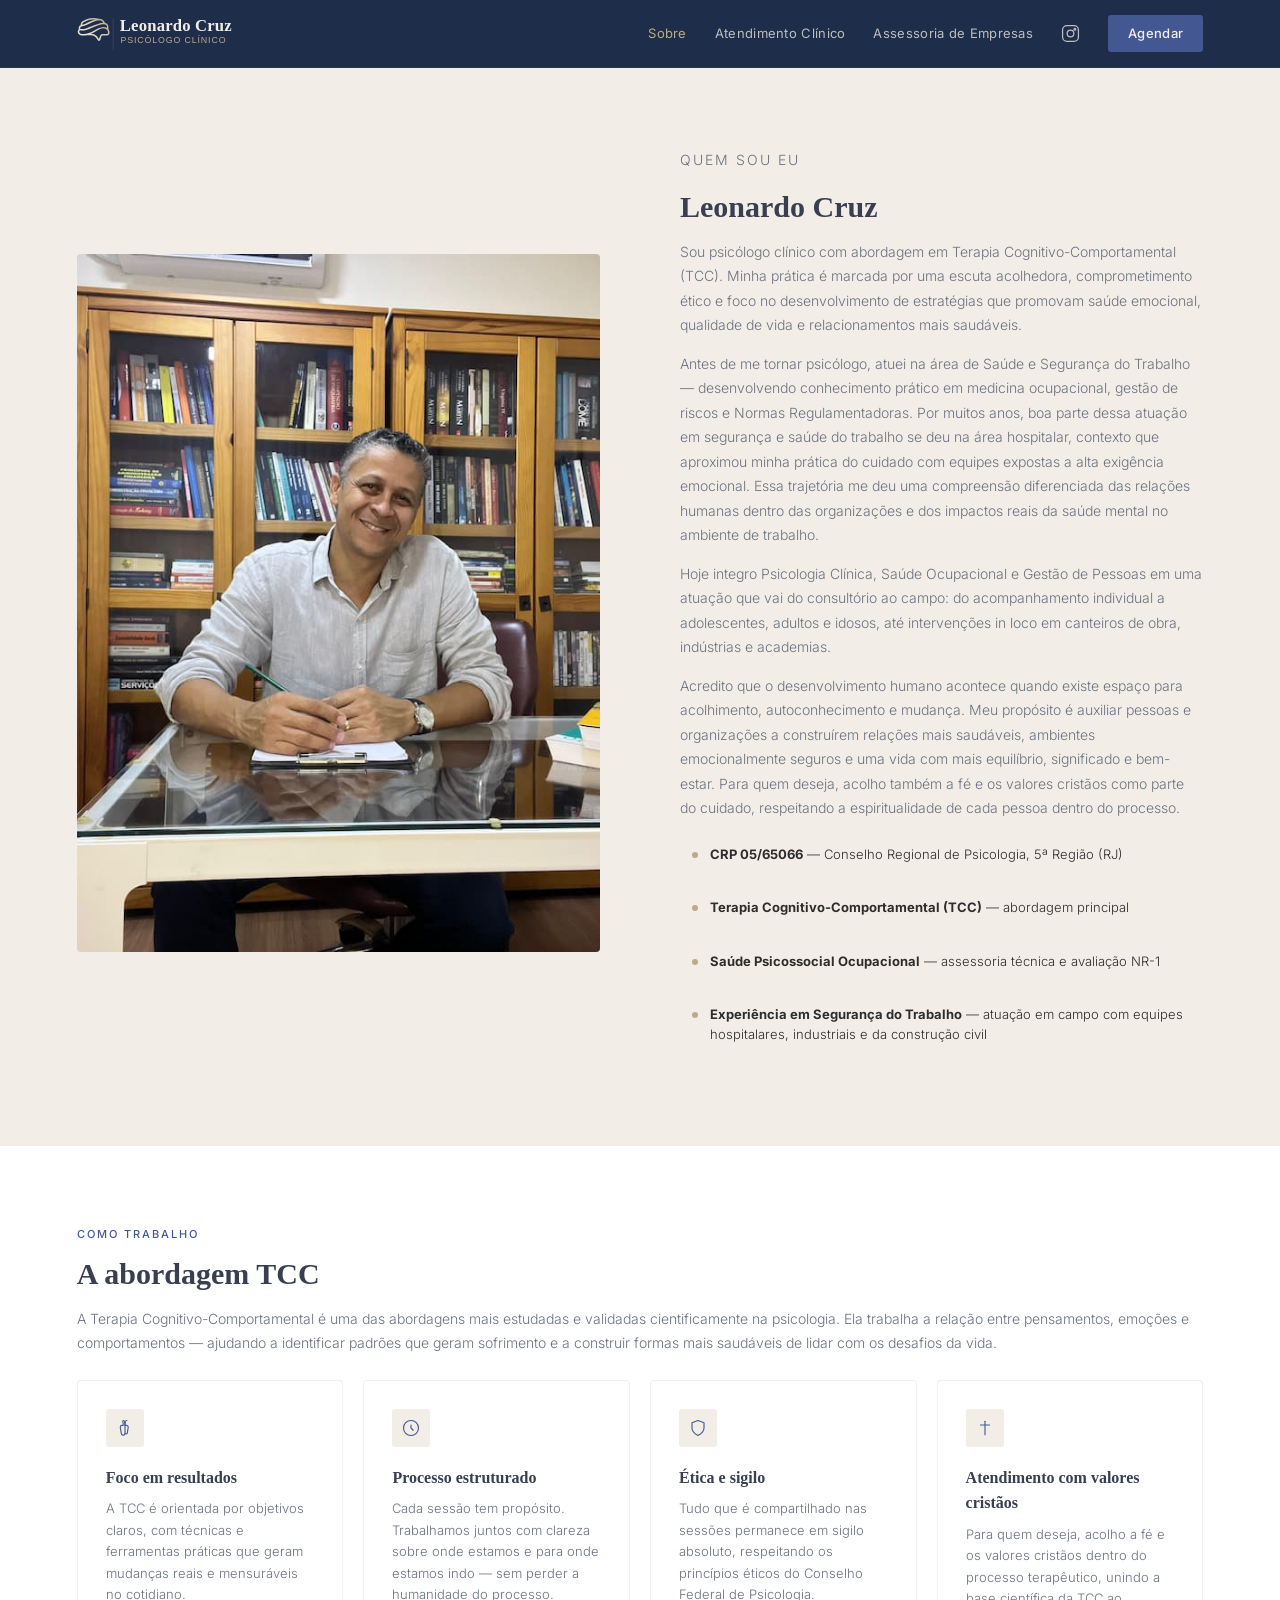
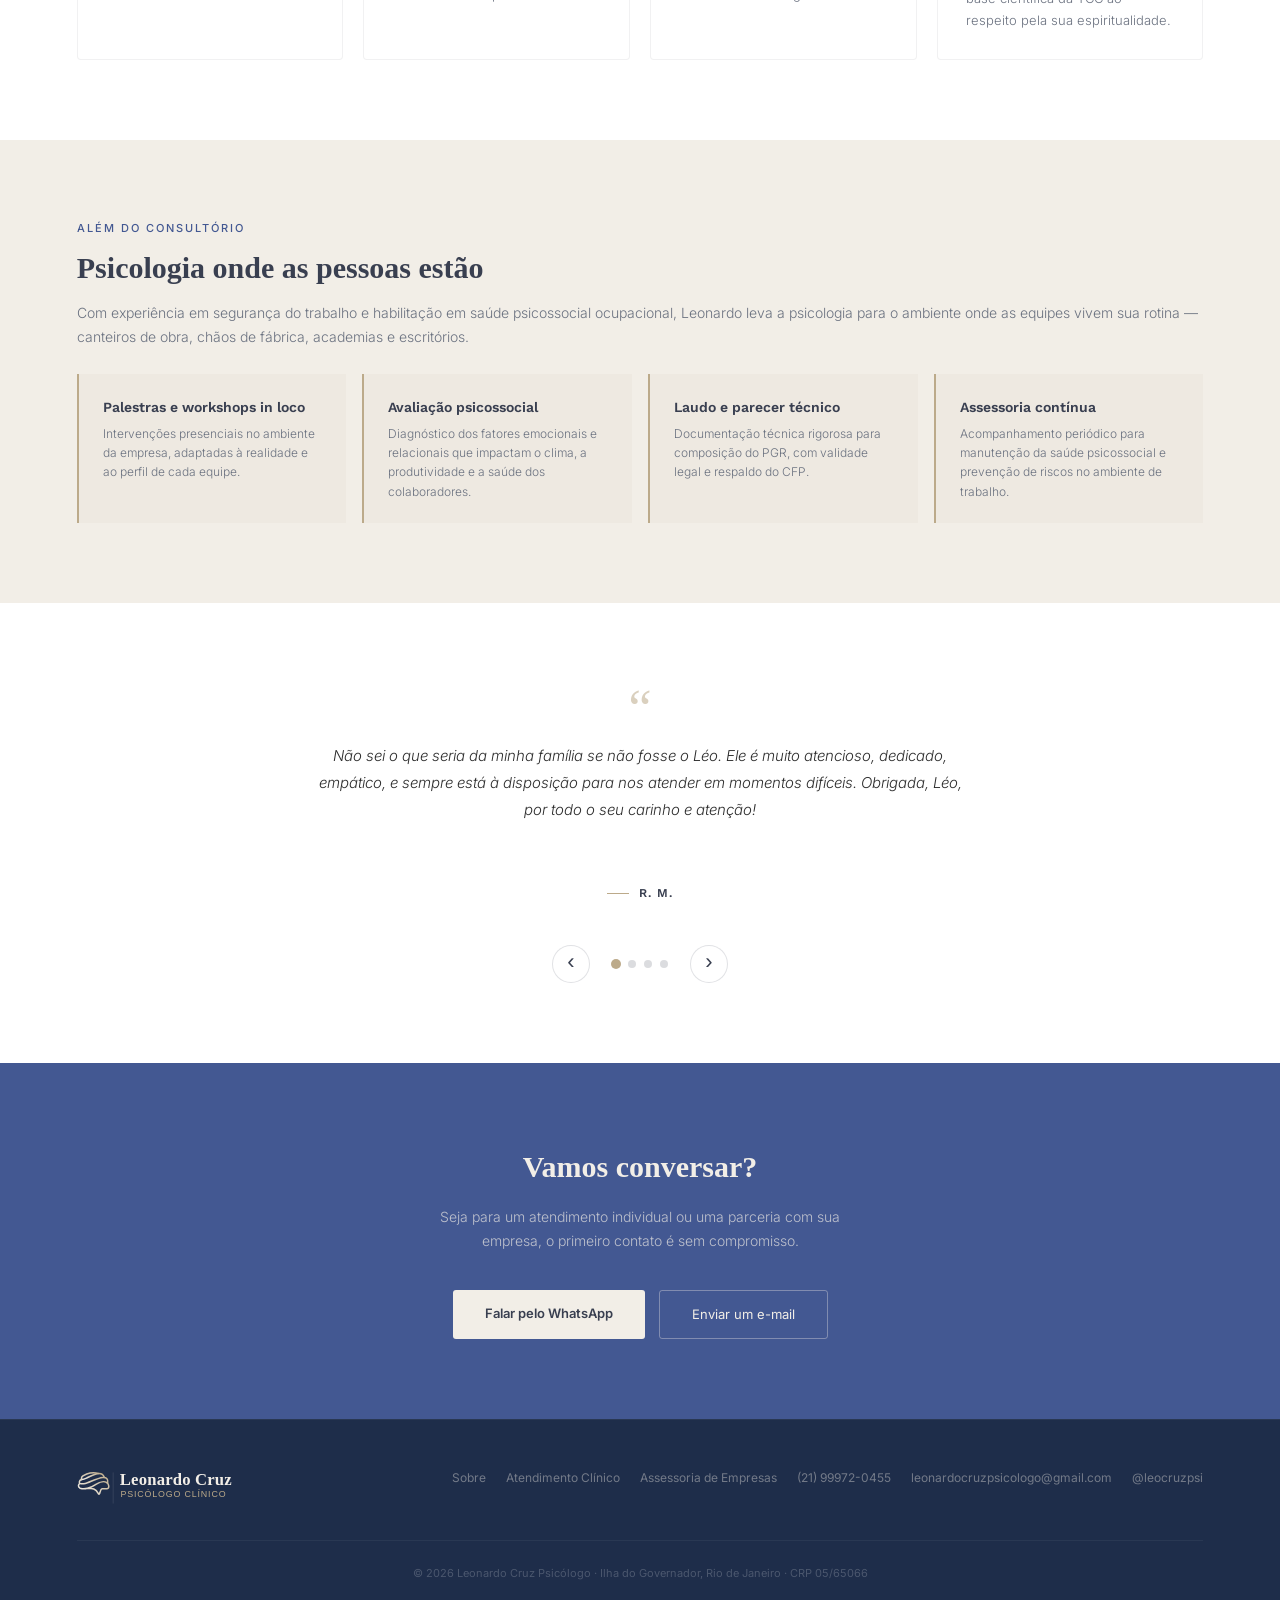
<file: sobre.html>
<!DOCTYPE html>
<html lang="pt-BR">
<head>
  <meta charset="UTF-8">
  <meta name="viewport" content="width=device-width, initial-scale=1.0">
  <title>Sobre — Leonardo Cruz Psicólogo</title>
  <meta name="description" content="Conheça a trajetória e abordagem de Leonardo Cruz, psicólogo clínico com TCC e especialista em saúde psicossocial corporativa no Rio de Janeiro.">
  <link rel="stylesheet" href="css/style.css">
  <link rel="icon" type="image/svg+xml" href="img/favicon.svg">

  <!-- Open Graph -->
  <meta property="og:type" content="profile">
  <meta property="og:locale" content="pt_BR">
  <meta property="og:site_name" content="Leonardo Cruz Psicólogo">
  <meta property="og:title" content="Sobre Leonardo Cruz — Psicólogo Clínico | TCC | Rio de Janeiro">
  <meta property="og:description" content="Conheça a trajetória e abordagem de Leonardo Cruz, psicólogo clínico com TCC e especialista em saúde psicossocial corporativa no Rio de Janeiro.">
  <meta property="og:url" content="https://psicologoleonardocruz.com.br/sobre.html">
  <meta property="og:image" content="https://psicologoleonardocruz.com.br/img/leonardo-perfil-02.jpg">

  <!-- Schema.org -->
  <script type="application/ld+json">
  {
    "@context": "https://schema.org",
    "@type": "Person",
    "name": "Leonardo Cruz",
    "jobTitle": "Psicólogo Clínico",
    "description": "Psicólogo clínico com abordagem em TCC e especialista em saúde psicossocial ocupacional. CRP 05/65066.",
    "url": "https://psicologoleonardocruz.com.br/sobre.html",
    "telephone": "+5521999720455",
    "email": "leonardocruzpsicologo@gmail.com",
    "image": "https://psicologoleonardocruz.com.br/img/leonardo-perfil-02.jpg",
    "address": {
      "@type": "PostalAddress",
      "addressLocality": "Ilha do Governador",
      "addressRegion": "RJ",
      "addressCountry": "BR"
    },
    "knowsAbout": ["Terapia Cognitivo-Comportamental", "Saúde Psicossocial Ocupacional", "NR-1", "Avaliação Psicológica"]
  }
  </script>
</head>
<body>

<header>
  <a href="index.html" class="logo">
    <img src="img/logo-light.svg" alt="Leonardo Cruz Psicólogo" class="logo-img">
  </a>
  <nav>
    <a href="sobre.html">Sobre</a>
    <a href="atendimento-pf.html">Atendimento Clínico</a>
    <a href="atendimento-pj.html">Assessoria de Empresas</a>
    <a href="https://www.instagram.com/leocruzpsi" class="nav-ig" target="_blank" rel="noopener" aria-label="Instagram de Leonardo Cruz">
      <svg viewBox="0 0 24 24"><rect x="2" y="2" width="20" height="20" rx="5.5"/><circle cx="12" cy="12" r="4.2"/><circle cx="17.5" cy="6.5" r="1.1"/></svg>
    </a>
    <a href="https://wa.me/5521999720455" class="btn-nav" target="_blank" rel="noopener">Agendar</a>
  </nav>
</header>

<main>

  <!-- BIO + FOTO -->
  <section class="bg-cream">
    <div class="two-col">
      <div>
        <img src="img/leonardo-perfil-02.jpg" alt="Leonardo Cruz — Psicólogo Clínico" class="about-photo">
      </div>
      <div class="two-col-text">
        <p class="label">Quem sou eu</p>
        <h2 class="section-title">Leonardo Cruz</h2>
        <p>Sou psicólogo clínico com abordagem em Terapia Cognitivo-Comportamental (TCC). Minha prática é marcada por uma escuta acolhedora, comprometimento ético e foco no desenvolvimento de estratégias que promovam saúde emocional, qualidade de vida e relacionamentos mais saudáveis.</p>
        <p>Antes de me tornar psicólogo, atuei na área de Saúde e Segurança do Trabalho — desenvolvendo conhecimento prático em medicina ocupacional, gestão de riscos e Normas Regulamentadoras. Por muitos anos, boa parte dessa atuação em segurança e saúde do trabalho se deu na área hospitalar, contexto que aproximou minha prática do cuidado com equipes expostas a alta exigência emocional. Essa trajetória me deu uma compreensão diferenciada das relações humanas dentro das organizações e dos impactos reais da saúde mental no ambiente de trabalho.</p>
        <p>Hoje integro Psicologia Clínica, Saúde Ocupacional e Gestão de Pessoas em uma atuação que vai do consultório ao campo: do acompanhamento individual a adolescentes, adultos e idosos, até intervenções in loco em canteiros de obra, indústrias e academias.</p>
        <p>Acredito que o desenvolvimento humano acontece quando existe espaço para acolhimento, autoconhecimento e mudança. Meu propósito é auxiliar pessoas e organizações a construírem relações mais saudáveis, ambientes emocionalmente seguros e uma vida com mais equilíbrio, significado e bem-estar. Para quem deseja, acolho também a fé e os valores cristãos como parte do cuidado, respeitando a espiritualidade de cada pessoa dentro do processo.</p>
        <div class="credentials">
          <div class="credential-item">
            <div class="credential-dot"></div>
            <p><strong>CRP 05/65066</strong> — Conselho Regional de Psicologia, 5ª Região (RJ)</p>
          </div>
          <div class="credential-item">
            <div class="credential-dot"></div>
            <p><strong>Terapia Cognitivo-Comportamental (TCC)</strong> — abordagem principal</p>
          </div>
          <div class="credential-item">
            <div class="credential-dot"></div>
            <p><strong>Saúde Psicossocial Ocupacional</strong> — assessoria técnica e avaliação NR-1</p>
          </div>
          <div class="credential-item">
            <div class="credential-dot"></div>
            <p><strong>Experiência em Segurança do Trabalho</strong> — atuação em campo com equipes hospitalares, industriais e da construção civil</p>
          </div>
        </div>
      </div>
    </div>
  </section>

  <!-- ABORDAGEM -->
  <section class="bg-white">
    <p class="label">Como trabalho</p>
    <h2 class="section-title">A abordagem TCC</h2>
    <p class="section-sub" style="max-width: 100%;">A Terapia Cognitivo-Comportamental é uma das abordagens mais estudadas e validadas cientificamente na psicologia. Ela trabalha a relação entre pensamentos, emoções e comportamentos — ajudando a identificar padrões que geram sofrimento e a construir formas mais saudáveis de lidar com os desafios da vida.</p>
    <div class="cards">
      <div class="card">
        <div class="card-icon">
          <svg viewBox="0 0 24 24"><path d="M9.5 2A2.5 2.5 0 0 1 12 4.5v15a2.5 2.5 0 0 1-4.96-.44l-1.33-7.97A2.5 2.5 0 0 1 7.7 8.5H9.5V5a2.5 2.5 0 0 1 0-3z"/><path d="M14.5 2A2.5 2.5 0 0 0 12 4.5"/><path d="M12 4.5V8.5h1.8a2.5 2.5 0 0 1 2.49 2.59l-1.33 7.97A2.5 2.5 0 0 1 12 19.5"/></svg>
        </div>
        <h3>Foco em resultados</h3>
        <p>A TCC é orientada por objetivos claros, com técnicas e ferramentas práticas que geram mudanças reais e mensuráveis no cotidiano.</p>
      </div>
      <div class="card">
        <div class="card-icon">
          <svg viewBox="0 0 24 24"><circle cx="12" cy="12" r="10"/><path d="M12 8v4l3 3"/></svg>
        </div>
        <h3>Processo estruturado</h3>
        <p>Cada sessão tem propósito. Trabalhamos juntos com clareza sobre onde estamos e para onde estamos indo — sem perder a humanidade do processo.</p>
      </div>
      <div class="card">
        <div class="card-icon">
          <svg viewBox="0 0 24 24"><path d="M12 22s8-4 8-10V5l-8-3-8 3v7c0 6 8 10 8 10z"/></svg>
        </div>
        <h3>Ética e sigilo</h3>
        <p>Tudo que é compartilhado nas sessões permanece em sigilo absoluto, respeitando os princípios éticos do Conselho Federal de Psicologia.</p>
      </div>
      <div class="card">
        <div class="card-icon">
          <svg viewBox="0 0 24 24"><path d="M12 3v18"/><path d="M6 8h12"/></svg>
        </div>
        <h3>Atendimento com valores cristãos</h3>
        <p>Para quem deseja, acolho a fé e os valores cristãos dentro do processo terapêutico, unindo a base científica da TCC ao respeito pela sua espiritualidade.</p>
      </div>
    </div>
  </section>

  <!-- ATUAÇÃO CORPORATIVA -->
  <section class="bg-cream">
    <p class="label">Além do consultório</p>
    <h2 class="section-title">Psicologia onde as pessoas estão</h2>
    <p class="section-sub" style="max-width: 100%;">Com experiência em segurança do trabalho e habilitação em saúde psicossocial ocupacional, Leonardo leva a psicologia para o ambiente onde as equipes vivem sua rotina — canteiros de obra, chãos de fábrica, academias e escritórios.</p>
    <div class="services-grid">
      <div class="service-item">
        <h4>Palestras e workshops in loco</h4>
        <p>Intervenções presenciais no ambiente da empresa, adaptadas à realidade e ao perfil de cada equipe.</p>
      </div>
      <div class="service-item">
        <h4>Avaliação psicossocial</h4>
        <p>Diagnóstico dos fatores emocionais e relacionais que impactam o clima, a produtividade e a saúde dos colaboradores.</p>
      </div>
      <div class="service-item">
        <h4>Laudo e parecer técnico</h4>
        <p>Documentação técnica rigorosa para composição do PGR, com validade legal e respaldo do CFP.</p>
      </div>
      <div class="service-item">
        <h4>Assessoria contínua</h4>
        <p>Acompanhamento periódico para manutenção da saúde psicossocial e prevenção de riscos no ambiente de trabalho.</p>
      </div>
    </div>
  </section>

  <!-- DEPOIMENTOS -->
  <section class="bg-white">
    <div class="carousel" data-carousel>
      <div class="carousel-viewport">
        <div class="carousel-track" data-carousel-track>
          <div class="carousel-slide">
            <div class="testimonial">
              <div class="testimonial-quote">&ldquo;</div>
              <p>Não sei o que seria da minha família se não fosse o Léo. Ele é muito atencioso, dedicado, empático, e sempre está à disposição para nos atender em momentos difíceis. Obrigada, Léo, por todo o seu carinho e atenção!</p>
              <div class="testimonial-author">R.&nbsp;M.</div>
            </div>
          </div>
          <div class="carousel-slide">
            <div class="testimonial">
              <div class="testimonial-quote">&ldquo;</div>
              <p>Conheci o Léo por indicação de um amigo. Desde a primeira consulta o atendimento foi de excelência e humanizado. Não sei o que teria sido de mim sem o apoio profissional dele. Sou e serei eternamente grata. Excelente profissional e ser humano. Indico de olhos fechados!</p>
              <div class="testimonial-author">A.&nbsp;C.</div>
            </div>
          </div>
          <div class="carousel-slide">
            <div class="testimonial">
              <div class="testimonial-quote">&ldquo;</div>
              <p>Leonardo foi uma grata surpresa no meu primeiro atendimento com um profissional da área. Além de muito simpático, é muito profissional e te deixa à vontade para falar sobre qualquer assunto, conduzindo as sessões de maneira leve, tranquila e com bom humor. Estou muito satisfeito com o atendimento!</p>
              <div class="testimonial-author">P.&nbsp;S.</div>
            </div>
          </div>
          <div class="carousel-slide">
            <div class="testimonial">
              <div class="testimonial-quote">&ldquo;</div>
              <p>Cheguei até o Léo por indicação da minha neta. Como todos aqui, confirmo a qualidade profissional e, sobretudo, a pessoa generosa, humana e fraterna. Nesse mundo conturbado, como é bom saber que existem pessoas assim. Gratidão.</p>
              <div class="testimonial-author">T.&nbsp;L.</div>
            </div>
          </div>
        </div>
      </div>
      <div class="carousel-controls">
        <button class="carousel-btn" data-carousel-prev aria-label="Depoimento anterior">&lsaquo;</button>
        <div class="carousel-dots" data-carousel-dots></div>
        <button class="carousel-btn" data-carousel-next aria-label="Próximo depoimento">&rsaquo;</button>
      </div>
    </div>
  </section>

  <!-- CTA -->
  <div class="cta-section">
    <h2>Vamos conversar?</h2>
    <p>Seja para um atendimento individual ou uma parceria com sua empresa, o primeiro contato é sem compromisso.</p>
    <div class="cta-actions">
      <a href="https://wa.me/5521999720455" class="btn-cta" target="_blank" rel="noopener">Falar pelo WhatsApp</a>
      <a href="mailto:leonardocruzpsicologo@gmail.com" class="btn-cta-outline">Enviar um e-mail</a>
    </div>
  </div>

</main>

<footer>
  <div class="footer-inner">
    <a href="index.html" class="logo">
      <img src="img/logo-light.svg" alt="Leonardo Cruz Psicólogo" class="logo-img">
    </a>
    <div class="footer-links">
      <a href="sobre.html">Sobre</a>
      <a href="atendimento-pf.html">Atendimento Clínico</a>
      <a href="atendimento-pj.html">Assessoria de Empresas</a>
      <a href="https://wa.me/5521999720455" target="_blank" rel="noopener">(21) 99972-0455</a>
      <a href="mailto:leonardocruzpsicologo@gmail.com">leonardocruzpsicologo@gmail.com</a>
      <a href="https://www.instagram.com/leocruzpsi" target="_blank" rel="noopener">@leocruzpsi</a>
    </div>
  </div>
  <p class="footer-copy">© 2026 Leonardo Cruz Psicólogo · Ilha do Governador, Rio de Janeiro · CRP 05/65066</p>
</footer>

<script src="js/main.js"></script>
</body>
</html>
</file>
<file: css/style.css>
@import url('https://fonts.googleapis.com/css2?family=Work+Sans:wght@300;400;500;600;700&family=Inter:wght@300;400;500;600&display=swap');

:root {
  --navy: #393F50;
  --blue: #435892;
  --cream: #F2EEE7;
  --gold: #BCAA8A;
  --white: #ffffff;
  --text: #2D2D2D;
  --text-light: #6B7280;
}

* { margin: 0; padding: 0; box-sizing: border-box; }

body {
  font-family: 'Inter', sans-serif;
  background-color: var(--cream);
  color: var(--text);
  line-height: 1.6;
}

/* ── HEADER ── */
header {
  position: fixed;
  top: 0; left: 0; right: 0;
  z-index: 100;
  background: #1E2D4A;
  height: 68px;
  display: flex;
  align-items: center;
  padding: 0 6%;
  justify-content: space-between;
  border-bottom: 1px solid rgba(255,255,255,0.05);
}

.logo { text-decoration: none; display: flex; flex-direction: row; align-items: center; gap: 0; }
.logo-img { height: 40px; width: auto; display: block; }

.logo-name {
  font-family: 'Work Sans', sans-serif;
  font-size: 15px;
  font-weight: 600;
  color: var(--cream);
  letter-spacing: 0.5px;
}

.logo-title {
  font-size: 10px;
  font-weight: 300;
  color: var(--gold);
  letter-spacing: 1.5px;
  text-transform: uppercase;
}

nav { display: flex; align-items: center; gap: 28px; }

nav a {
  font-family: 'Inter', sans-serif;
  font-size: 13px;
  font-weight: 400;
  color: rgba(242,238,231,0.75);
  text-decoration: none;
  letter-spacing: 0.3px;
  transition: color 0.2s;
}

nav a:hover { color: var(--cream); }
nav a.active { color: var(--gold); }

.btn-nav {
  background: var(--blue) !important;
  color: var(--cream) !important;
  padding: 8px 20px !important;
  border-radius: 3px;
  font-weight: 500 !important;
  transition: background 0.2s !important;
  opacity: 1 !important;
}

.btn-nav:hover { background: var(--gold) !important; color: var(--navy) !important; }

main { padding-top: 68px; }

/* ── HERO ── */
.hero {
  background: var(--navy);
  padding: 96px 6% 80px;
  display: grid;
  grid-template-columns: 1fr 380px;
  gap: 80px;
  align-items: center;
  min-height: 560px;
}

.hero-crp {
  font-size: 11px;
  font-weight: 600;
  color: var(--gold);
  letter-spacing: 2px;
  text-transform: uppercase;
  margin-bottom: 20px;
}

.hero h1 {
  font-family: Georgia, serif;
  font-size: 44px;
  font-weight: 600;
  color: var(--cream);
  line-height: 1.15;
  margin-bottom: 20px;
}

.hero h1 em {
  font-style: normal;
  color: var(--gold);
}

.hero p {
  font-size: 16px;
  font-weight: 300;
  color: rgba(242,238,231,0.65);
  line-height: 1.75;
  text-wrap: balance;
}

.hero-actions { display: flex; gap: 14px; flex-wrap: wrap; margin-top: 20px; }

.btn-primary {
  background: var(--blue);
  color: var(--cream);
  padding: 13px 28px;
  border-radius: 3px;
  font-size: 13px;
  font-weight: 500;
  text-decoration: none;
  transition: background 0.2s;
  letter-spacing: 0.2px;
}

.btn-primary:hover { background: #364a7e; }

.btn-ghost {
  background: transparent;
  color: rgba(242,238,231,0.75);
  padding: 13px 28px;
  border-radius: 3px;
  font-size: 13px;
  font-weight: 400;
  text-decoration: none;
  border: 1px solid rgba(242,238,231,0.2);
  transition: border-color 0.2s, color 0.2s;
}

.btn-ghost:hover { border-color: var(--gold); color: var(--gold); }

.hero-visual {
  display: flex;
  justify-content: center;
}

.hero-photo, .hero-photo-placeholder {
  width: 340px;
  height: 420px;
  border-radius: 4px;
  object-fit: cover;
}

.hero-photo-placeholder {
  background: rgba(255,255,255,0.04);
  border: 1px dashed rgba(255,255,255,0.12);
  display: flex;
  align-items: center;
  justify-content: center;
  color: rgba(255,255,255,0.18);
  font-size: 12px;
}

/* ── PAGE HERO (interno) ── */
.page-hero {
  background: var(--navy);
  padding: 64px 6%;
  border-bottom: 1px solid rgba(255,255,255,0.05);
}

.page-hero .page-label {
  font-size: 11px;
  font-weight: 500;
  color: var(--gold);
  letter-spacing: 2px;
  text-transform: uppercase;
  margin-bottom: 12px;
}

.page-hero h1 {
  font-family: 'Work Sans', sans-serif;
  font-size: 36px;
  font-weight: 600;
  color: var(--cream);
  line-height: 1.2;
  margin-bottom: 14px;
}

.page-hero p {
  font-size: 15px;
  font-weight: 300;
  color: rgba(242,238,231,0.6);
  max-width: 560px;
  line-height: 1.7;
}

/* ── STRIP ── */
.strip {
  background: var(--gold);
  padding: 0 6%;
  display: flex;
  justify-content: center;
  gap: 0;
}

.strip-item {
  display: flex;
  align-items: center;
  gap: 14px;
  padding: 24px 48px;
  border-right: 1px solid rgba(57,63,80,0.15);
}

.strip-item:last-child { border-right: none; }

.strip-num {
  font-family: 'Work Sans', sans-serif;
  font-size: 28px;
  font-weight: 600;
  color: var(--navy);
}

.strip-label {
  font-size: 11px;
  font-weight: 400;
  color: var(--navy);
  text-transform: uppercase;
  letter-spacing: 1px;
  line-height: 1.4;
  max-width: 90px;
}

/* ── SECTIONS ── */
section { padding: 80px 6%; }
section.bg-white { background: var(--white); }
section.bg-cream { background: var(--cream); }
section.bg-navy { background: var(--navy); }

.label {
  font-size: 11px;
  font-weight: 500;
  color: var(--blue);
  letter-spacing: 2px;
  text-transform: uppercase;
  margin-bottom: 10px;
}

section.bg-navy .label { color: var(--gold); }

.section-title {
  font-family: Georgia, serif;
  font-size: 30px;
  font-weight: 600;
  color: var(--navy);
  line-height: 1.3;
  margin-bottom: 14px;
}

section.bg-navy .section-title { color: var(--cream); }

.section-sub {
  font-size: 14px;
  font-weight: 300;
  color: var(--text-light);
  max-width: 540px;
  line-height: 1.75;
  margin-bottom: 24px;
}

section.bg-navy .section-sub { color: rgba(242,238,231,0.55); }

/* ── CARDS ── */
.cards { display: grid; grid-template-columns: repeat(auto-fit, minmax(260px, 1fr)); gap: 20px; }

.card {
  background: var(--white);
  border: 1px solid rgba(57,63,80,0.07);
  border-radius: 4px;
  padding: 28px;
  transition: box-shadow 0.2s, transform 0.2s;
}

.card:hover { box-shadow: 0 4px 20px rgba(57,63,80,0.07); transform: translateY(-2px); }

.card-icon {
  width: 38px; height: 38px;
  background: var(--cream);
  border-radius: 3px;
  display: flex; align-items: center; justify-content: center;
  margin-bottom: 18px;
}

.card-icon svg { width: 18px; height: 18px; stroke: var(--blue); fill: none; stroke-width: 1.5; stroke-linecap: round; stroke-linejoin: round; }

.card h3 {
  font-family: Georgia, serif;
  font-size: 16px;
  font-weight: 600;
  color: var(--navy);
  margin-bottom: 8px;
}

.card p { font-size: 13px; font-weight: 300; color: var(--text-light); line-height: 1.65; }

/* ── SERVICE ITEMS ── */
.services-grid { display: grid; grid-template-columns: repeat(auto-fit, minmax(240px, 1fr)); gap: 16px; }

.service-item {
  padding: 22px 24px;
  border-left: 2px solid var(--gold);
  background: rgba(188,170,138,0.07);
}

.service-item h4 {
  font-family: 'Work Sans', sans-serif;
  font-size: 14px;
  font-weight: 600;
  color: var(--navy);
  margin-bottom: 6px;
}

.service-item p { font-size: 12px; font-weight: 300; color: var(--text-light); line-height: 1.6; }

/* ── TWO COL ── */
.two-col { display: grid; grid-template-columns: 1fr 1fr; gap: 80px; align-items: center; }
.two-col.reverse { direction: rtl; }
.two-col.reverse > * { direction: ltr; }

.two-col-text p {
  font-size: 14px;
  font-weight: 300;
  color: var(--text-light);
  line-height: 1.75;
  margin-bottom: 14px;
}

.about-photo, .about-photo-placeholder {
  width: 100%;
  aspect-ratio: 3/4;
  object-fit: cover;
  border-radius: 4px;
}

.about-photo-placeholder {
  background: rgba(57,63,80,0.04);
  border: 1px dashed rgba(57,63,80,0.12);
  display: flex; align-items: center; justify-content: center;
  color: var(--text-light); font-size: 13px;
}

/* ── CREDENTIALS ── */
.credentials { display: flex; flex-direction: column; gap: 4px; margin-top: 16px; }

.credential-item {
  display: flex;
  align-items: flex-start;
  gap: 12px;
  padding: 8px 12px;
  background: var(--cream);
  border-radius: 3px;
}

.credential-dot {
  width: 6px; height: 6px;
  background: var(--gold);
  border-radius: 50%;
  margin-top: 7px;
  flex-shrink: 0;
}

.credential-item p { font-size: 13px; color: var(--text); line-height: 1.5; font-weight: 300; }

/* ── MODALITIES ── */
.modalities { display: flex; gap: 10px; flex-wrap: wrap; margin-top: 24px; }

.modality-tag {
  padding: 7px 18px;
  background: var(--blue);
  border-radius: 100px;
  font-size: 12px;
  color: #fff;
  font-weight: 400;
  letter-spacing: 0.2px;
}

/* ── CTA SECTION ── */
.cta-section {
  background: var(--blue);
  padding: 80px 6%;
  text-align: center;
}

.cta-section h2 {
  font-family: Georgia, serif;
  font-size: 30px;
  font-weight: 600;
  color: var(--cream);
  margin-bottom: 14px;
}

.cta-section p {
  font-size: 14px;
  font-weight: 300;
  color: rgba(242,238,231,0.7);
  margin-bottom: 36px;
  max-width: 460px;
  margin-left: auto;
  margin-right: auto;
  line-height: 1.75;
}

.cta-actions { display: flex; gap: 14px; justify-content: center; flex-wrap: wrap; }

.btn-cta {
  background: var(--cream);
  color: var(--navy);
  padding: 13px 32px;
  border-radius: 3px;
  font-size: 13px;
  font-weight: 600;
  text-decoration: none;
  transition: background 0.2s;
}

.btn-cta:hover { background: var(--gold); }

.btn-cta-outline {
  background: transparent;
  color: var(--cream);
  padding: 13px 32px;
  border-radius: 3px;
  font-size: 13px;
  font-weight: 400;
  text-decoration: none;
  border: 1px solid rgba(242,238,231,0.35);
  transition: border-color 0.2s;
}

.btn-cta-outline:hover { border-color: var(--cream); }

/* ── FOOTER ── */
footer {
  background: #1E2D4A;
  padding: 48px 6%;
  border-top: 1px solid rgba(255,255,255,0.05);
}

.footer-inner {
  display: flex;
  justify-content: space-between;
  align-items: flex-start;
  flex-wrap: wrap;
  gap: 32px;
  margin-bottom: 32px;
}

.footer-links { display: flex; gap: 20px; flex-wrap: wrap; align-items: center; }

.footer-links a {
  font-size: 12px;
  color: rgba(242,238,231,0.4);
  text-decoration: none;
  transition: color 0.2s;
}

.footer-links a:hover { color: var(--gold); }

.footer-copy {
  font-size: 11px;
  color: rgba(255,255,255,0.2);
  text-align: center;
  padding-top: 24px;
  border-top: 1px solid rgba(255,255,255,0.05);
}

/* ── GALLERY ── */
.gallery-item {
  position: relative;
  border-radius: 4px;
  overflow: hidden;
  aspect-ratio: 4/3;
  background: rgba(57,63,80,0.06);
  display: flex;
  flex-direction: column;
}

.gallery-item img {
  width: 100%;
  height: 100%;
  object-fit: cover;
  display: block;
  transition: transform 0.3s;
}

.gallery-item:hover img { transform: scale(1.03); }

.gallery-item.img-placeholder {
  align-items: center;
  justify-content: center;
  border: 1px dashed rgba(57,63,80,0.15);
  font-size: 12px;
  color: var(--text-light);
}

.gallery-caption {
  position: absolute;
  bottom: 0; left: 0; right: 0;
  background: linear-gradient(transparent, rgba(57,63,80,0.75));
  color: rgba(242,238,231,0.9);
  font-size: 11px;
  font-weight: 400;
  padding: 20px 14px 10px;
  letter-spacing: 0.3px;
}

/* ── TILES ── */
.tile {
  background: var(--white);
  padding: 36px 32px;
  text-decoration: none;
  display: flex;
  flex-direction: column;
  gap: 10px;
  transition: background 0.2s;
}

.tile:hover { background: #FAFAF8; }

.tile-icon {
  width: 40px; height: 40px;
  background: var(--cream);
  border-radius: 3px;
  display: flex; align-items: center; justify-content: center;
  margin-bottom: 4px;
}

.tile-icon svg { width: 18px; height: 18px; stroke: var(--blue); fill: none; stroke-width: 1.5; stroke-linecap: round; stroke-linejoin: round; }

.tile h3 {
  font-family: 'Work Sans', sans-serif;
  font-size: 16px;
  font-weight: 600;
  color: var(--navy);
}

.tile p {
  font-size: 13px;
  font-weight: 300;
  color: var(--text-light);
  line-height: 1.6;
  flex: 1;
}

.tile-link {
  font-size: 12px;
  font-weight: 500;
  color: var(--blue);
  margin-top: 8px;
}

/* ── RESPONSIVE ── */
/* ── TESTIMONIALS / CAROUSEL ── */
.carousel { max-width: 720px; margin: 0 auto; }

.carousel-viewport { overflow: hidden; }

.carousel-track {
  display: flex;
  transition: transform 0.45s cubic-bezier(0.4, 0, 0.2, 1);
}

.carousel-slide {
  min-width: 100%;
  padding: 8px;
  box-sizing: border-box;
}

.testimonial {
  background: transparent;
  padding: 8px 20px;
  display: flex;
  flex-direction: column;
  min-height: 220px;
  text-align: center;
  align-items: center;
}

.testimonial-quote {
  font-family: Georgia, serif;
  font-size: 52px;
  line-height: 0.4;
  color: var(--gold);
  opacity: 0.55;
  margin-bottom: 22px;
}

.testimonial p {
  font-size: 15px;
  font-weight: 300;
  font-style: italic;
  color: var(--text);
  line-height: 1.8;
  flex: 1;
  margin-bottom: 22px;
}

.testimonial-author {
  display: flex;
  align-items: center;
  gap: 10px;
  font-family: 'Work Sans', sans-serif;
  font-size: 12px;
  font-weight: 600;
  letter-spacing: 1px;
  color: var(--navy);
}

.testimonial-author::before {
  content: '';
  width: 22px;
  height: 1px;
  background: var(--gold);
}

.carousel-controls {
  display: flex;
  align-items: center;
  justify-content: center;
  gap: 22px;
  margin-top: 26px;
}

.carousel-btn {
  width: 38px;
  height: 38px;
  border: 1px solid rgba(57,63,80,0.15);
  background: var(--white);
  border-radius: 50%;
  color: var(--navy);
  font-size: 22px;
  line-height: 1;
  cursor: pointer;
  display: flex;
  align-items: center;
  justify-content: center;
  padding-bottom: 3px;
  transition: border-color 0.2s, background 0.2s, color 0.2s;
}

.carousel-btn:hover { border-color: var(--gold); background: var(--gold); color: var(--navy); }

.carousel-dots { display: flex; gap: 8px; }

.carousel-dot {
  width: 8px;
  height: 8px;
  border-radius: 50%;
  border: none;
  padding: 0;
  background: rgba(57,63,80,0.18);
  cursor: pointer;
  transition: background 0.2s, transform 0.2s;
}

.carousel-dot.active { background: var(--gold); transform: scale(1.25); }

@media (max-width: 900px) {
  .hero { grid-template-columns: 1fr; }
  .hero-visual { display: none; }
  .hero h1 { font-size: 32px; }
  .two-col { grid-template-columns: 1fr; gap: 40px; }
  .strip { flex-wrap: wrap; }
  .strip-item { border-right: none; border-bottom: 1px solid rgba(57,63,80,0.1); width: 100%; justify-content: center; padding: 16px; }
  .strip-item:last-child { border-bottom: none; }
}

@media (max-width: 640px) {
  nav a:not(.btn-nav) { display: none; }
  header { padding: 0 4%; }
  section { padding: 56px 4%; }
  .hero { padding: 56px 4% 48px; }
}

/* ==== INSTAGRAM ==== */
.instagram-grid { display: grid; grid-template-columns: repeat(6, 1fr); gap: 10px; }
.ig-item { position: relative; display: block; aspect-ratio: 1 / 1; overflow: hidden; border-radius: 4px; background: rgba(57,63,80,0.06); }
.ig-item img { width: 100%; height: 100%; object-fit: cover; display: block; transition: transform 0.3s; }
.ig-item:hover img { transform: scale(1.05); }
.ig-overlay { position: absolute; inset: 0; display: flex; align-items: center; justify-content: center; background: rgba(30,45,74,0); opacity: 0; transition: opacity 0.25s, background 0.25s; }
.ig-item:hover .ig-overlay { opacity: 1; background: rgba(30,45,74,0.4); }
.ig-overlay svg { width: 26px; height: 26px; stroke: #fff; fill: none; stroke-width: 1.6; }
.ig-cta-wrap { display: flex; justify-content: center; margin-top: 28px; }
.btn-ig-follow { display: inline-flex; align-items: center; gap: 10px; background: var(--navy); color: var(--cream); padding: 12px 26px; border-radius: 3px; font-size: 13px; font-weight: 500; text-decoration: none; transition: background 0.2s; }
.btn-ig-follow:hover { background: var(--blue); }
.btn-ig-follow svg { width: 18px; height: 18px; stroke: currentColor; fill: none; stroke-width: 1.6; }
.nav-ig { display: inline-flex; align-items: center; justify-content: center; color: rgba(242,238,231,0.75); transition: color 0.2s; }
.nav-ig:hover { color: var(--gold); }
.nav-ig svg { width: 19px; height: 19px; stroke: currentColor; fill: none; stroke-width: 1.6; stroke-linecap: round; }
@media (max-width: 640px) { .instagram-grid { grid-template-columns: repeat(3, 1fr); } nav a.nav-ig { display: inline-flex !important; } }
</file>
